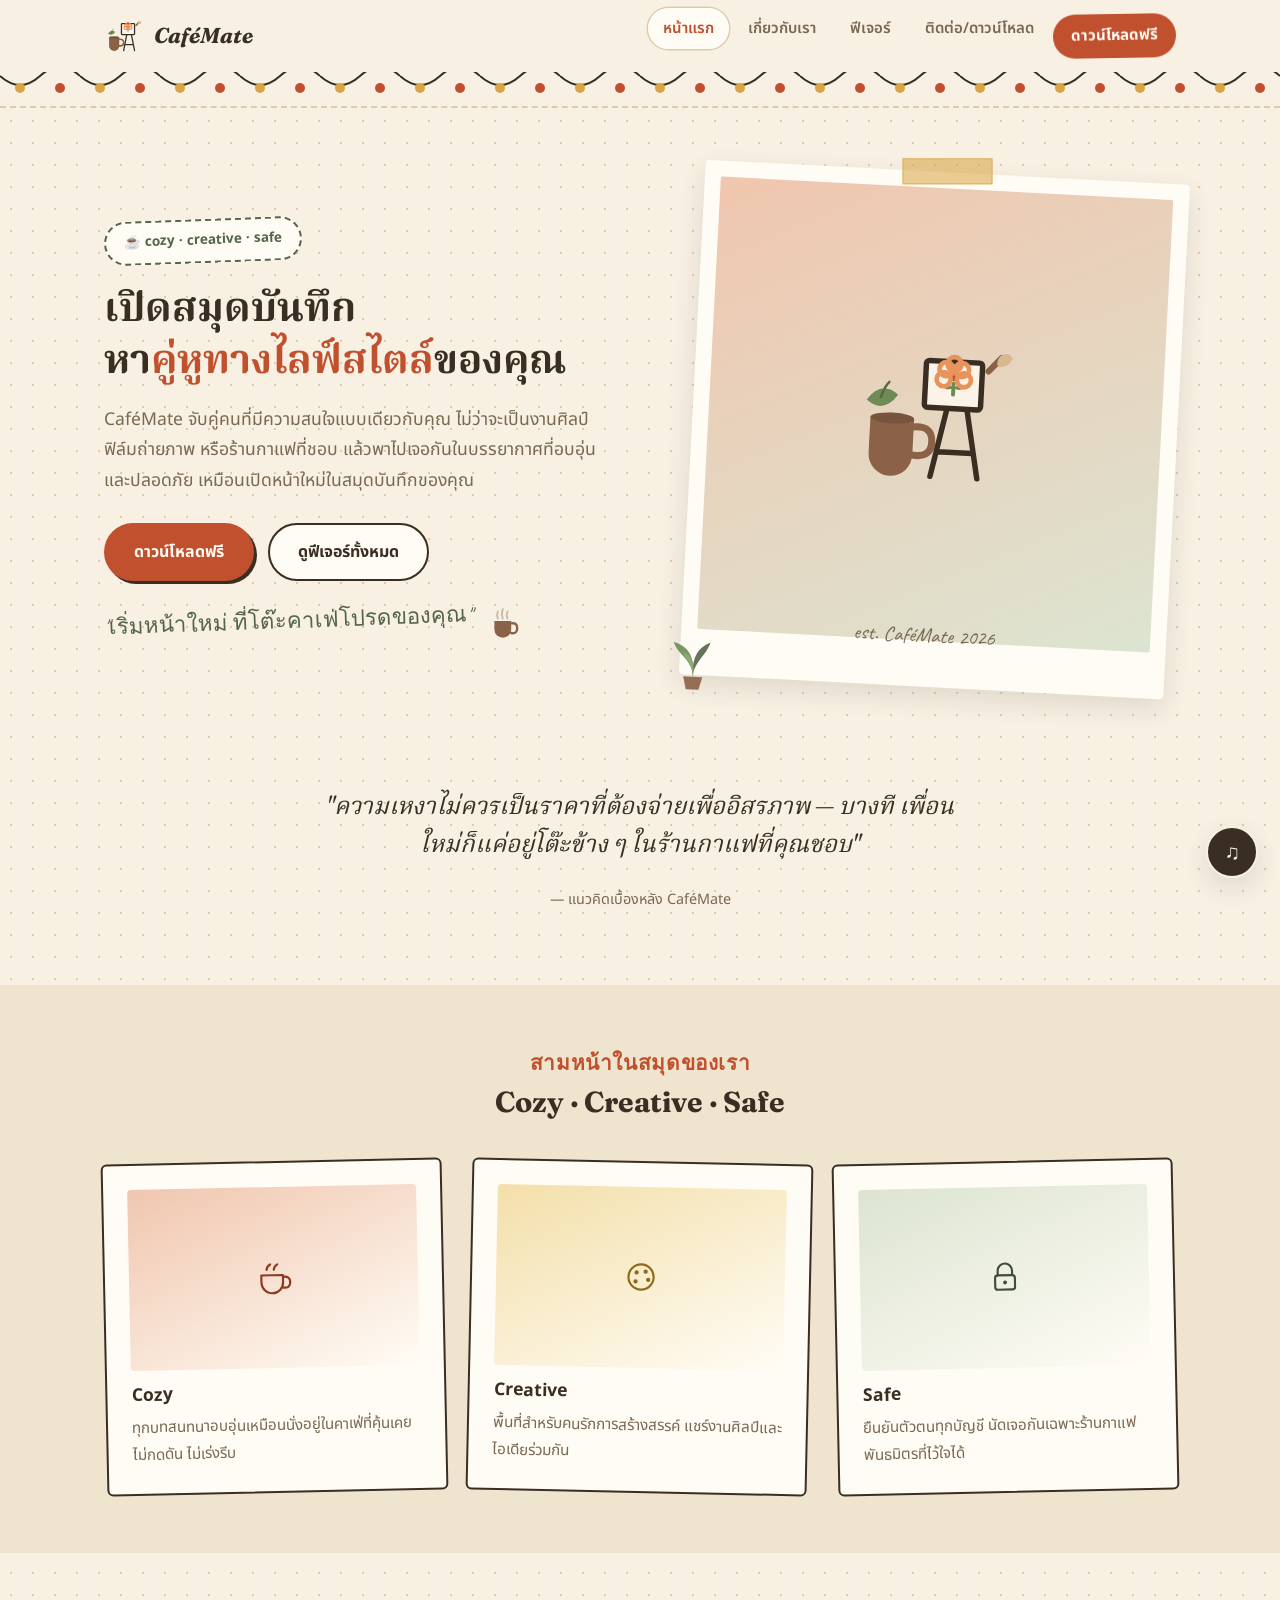
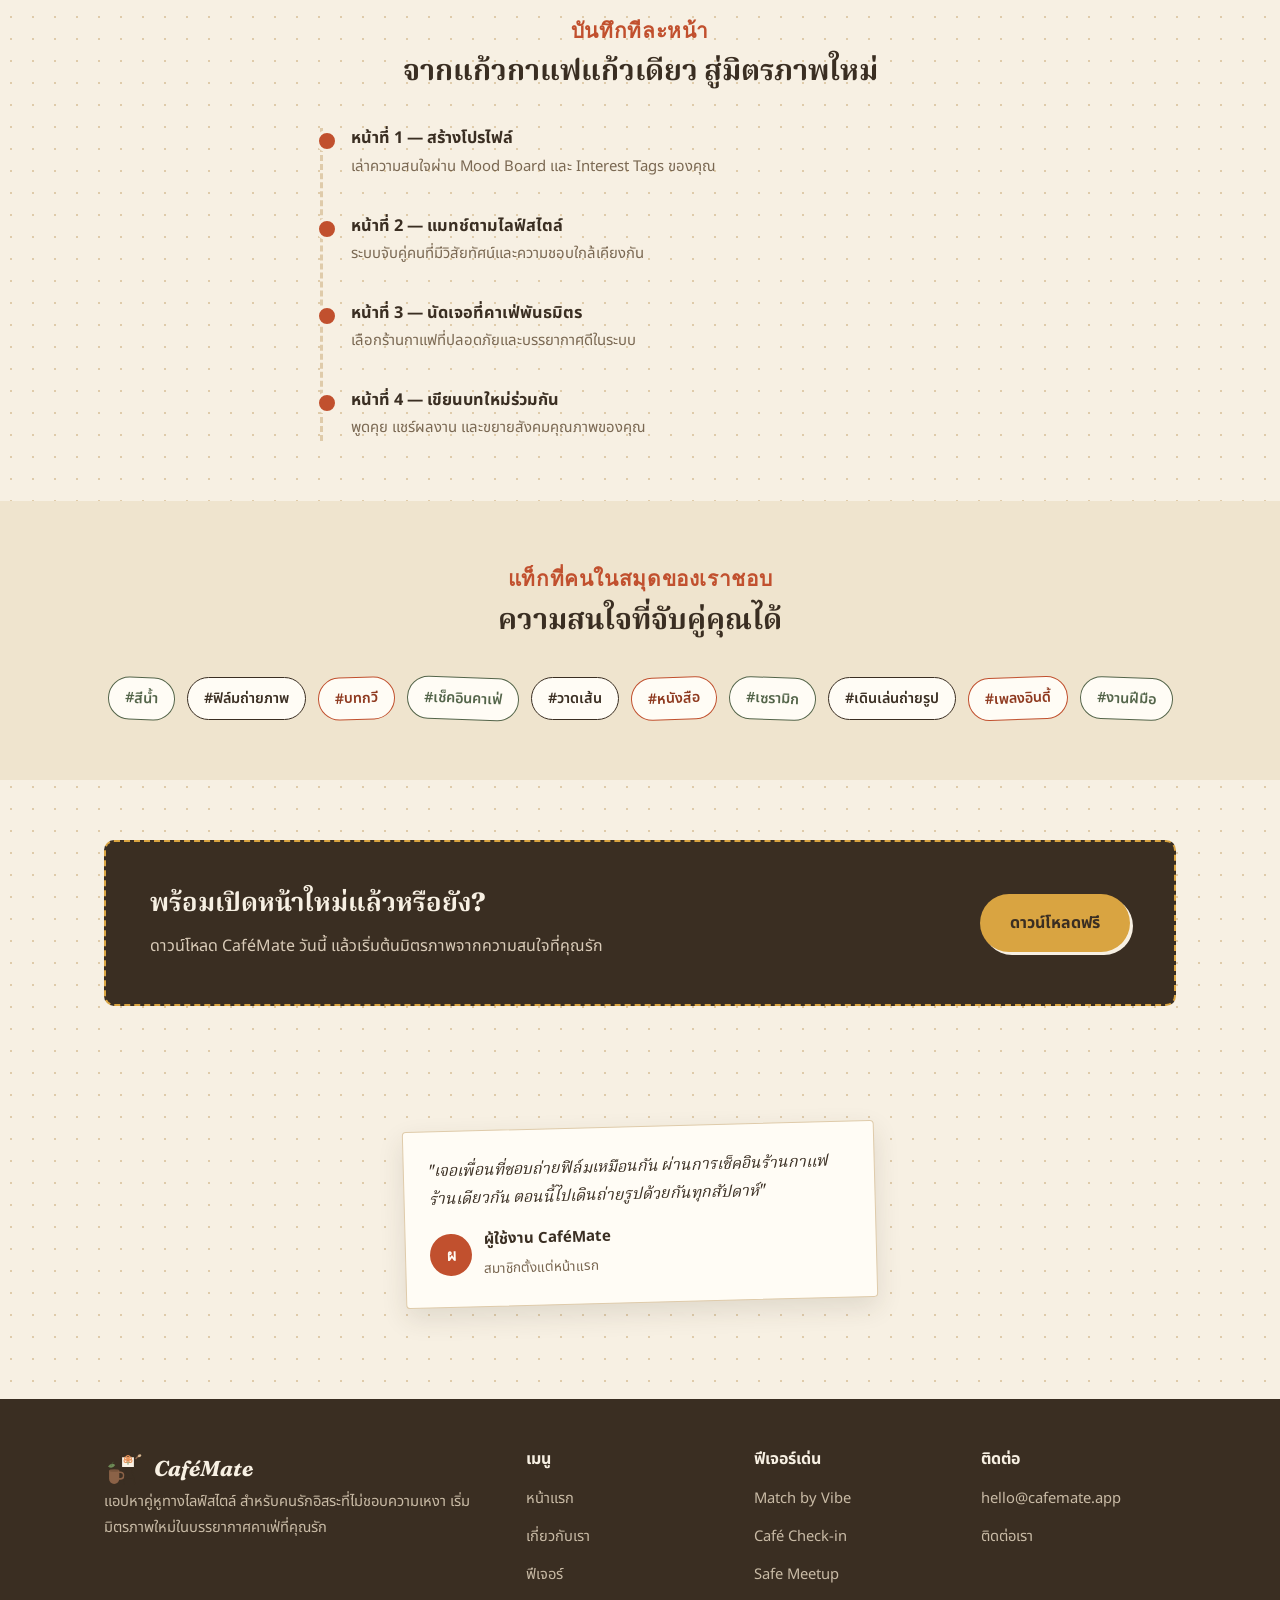
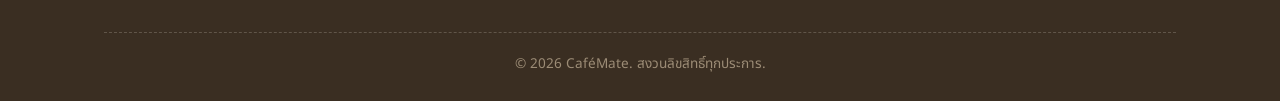
<file: index.html>
<!DOCTYPE html>
<html lang="th">
<head>
<meta charset="UTF-8">
<meta name="viewport" content="width=device-width, initial-scale=1.0">
<title>CaféMate — สมุดบันทึกหาคู่หูทางไลฟ์สไตล์</title>
<meta name="description" content="CaféMate แอปหาคู่หูทางไลฟ์สไตล์สำหรับคนรักอิสระที่ไม่ชอบความเหงา จับคู่ตามความสนใจ นัดเจอกันอย่างปลอดภัยในร้านกาแฟที่คุณรัก">
<link rel="icon" href="cafemate-favicon.svg">
<link rel="stylesheet" href="cafemate-style.css">
</head>
<body>

<header>
  <div class="navwrap">
    <a href="index.html" class="brand"><svg viewBox="0 0 220 220" xmlns="http://www.w3.org/2000/svg"><path d="M22 96 q18 -26 40 -8 q-18 26 -40 8 Z" fill="#6E8B57"/><path d="M40 92 q4 -14 10 -20" stroke="#4F6B3D" stroke-width="3" fill="none" stroke-linecap="round"/><path d="M28 118 h56 v46 a28 28 0 0 1 -28 28 a28 28 0 0 1 -28 -28 Z" fill="#8B6247"/><ellipse cx="56" cy="118" rx="28" ry="7" fill="#78543C"/><path d="M84 128 q24 -3 24 18 q0 21 -24 18" fill="none" stroke="#8B6247" stroke-width="9" stroke-linecap="round"/><path d="M108 190 L130 78 M168 190 L146 78 M116 158 h44" stroke="#3A2E22" stroke-width="7" fill="none" stroke-linecap="round" stroke-linejoin="round"/><rect x="96" y="42" width="72" height="60" rx="4" fill="#FBF3E7" stroke="#3A2E22" stroke-width="7"/><path d="M132 84 v-14" stroke="#6E8B57" stroke-width="5" stroke-linecap="round"/><path d="M132 76 q-10 4 -14 -2 q10 -4 14 2 Z" fill="#6E8B57"/><path d="M132 76 q10 4 14 -2 q-10 -4 -14 2 Z" fill="#6E8B57"/><circle cx="132" cy="60" r="7" fill="#B8543A"/><circle cx="119" cy="65" r="9" fill="none" stroke="#E8935A" stroke-width="6"/><circle cx="145" cy="65" r="9" fill="none" stroke="#E8935A" stroke-width="6"/><circle cx="122" cy="52" r="9" fill="none" stroke="#E8935A" stroke-width="6"/><circle cx="142" cy="52" r="9" fill="none" stroke="#E8935A" stroke-width="6"/><circle cx="132" cy="45" r="9" fill="none" stroke="#E8935A" stroke-width="6"/><path d="M176 52 L192 34" stroke="#8B6247" stroke-width="8" stroke-linecap="round"/><path d="M190 32 q10 -8 16 2 q-4 12 -18 12 q-4 -6 2 -14 Z" fill="#D8B892"/></svg>CaféMate</a>
    <nav>
      <ul>
        <li><a href="index.html" class="active">หน้าแรก</a></li>
        <li><a href="cafemate-about.html">เกี่ยวกับเรา</a></li>
        <li><a href="cafemate-features.html">ฟีเจอร์</a></li>
        <li><a href="cafemate-contact.html">ติดต่อ/ดาวน์โหลด</a></li>
        <li><a href="cafemate-contact.html" class="nav-cta">ดาวน์โหลดฟรี</a></li>
      </ul>
    </nav>
    <button class="menu-toggle" aria-label="เมนู">☰</button>
  </div>
  <div class="string-lights" aria-hidden="true"></div>
</header>

<!-- HERO -->
<section class="hero">
  <div class="container">
    <div>
      <span class="stamp">☕ cozy · creative · safe</span>
      <h1>เปิดสมุดบันทึก<br>หา<span class="accent-word">คู่หูทางไลฟ์สไตล์</span>ของคุณ</h1>
      <p class="lead">CaféMate จับคู่คนที่มีความสนใจแบบเดียวกับคุณ ไม่ว่าจะเป็นงานศิลป์ ฟิล์มถ่ายภาพ หรือร้านกาแฟที่ชอบ แล้วพาไปเจอกันในบรรยากาศที่อบอุ่นและปลอดภัย เหมือนเปิดหน้าใหม่ในสมุดบันทึกของคุณ</p>
      <div class="hero-actions">
        <a href="cafemate-contact.html" class="btn btn-primary">ดาวน์โหลดฟรี</a>
        <a href="cafemate-features.html" class="btn btn-outline">ดูฟีเจอร์ทั้งหมด</a>
      </div>
      <div style="display:flex;align-items:center;gap:14px;margin-top:20px;">
        <p class="hero-note" style="margin:0;">"เริ่มหน้าใหม่ ที่โต๊ะคาเฟ่โปรดของคุณ"</p>
        <svg viewBox="0 0 60 60" style="width:36px;height:36px;flex-shrink:0;">
          <path d="M14 30 h28 v14 a14 14 0 0 1 -14 14 a14 14 0 0 1 -14 -14 Z" fill="#8B6247"/>
          <path d="M42 34 q10 -2 10 8 q0 10 -10 8" fill="none" stroke="#8B6247" stroke-width="4" stroke-linecap="round"/>
          <path class="steam-wisp" d="M20 26 Q17 20 20 14" stroke="#C9BBA6" stroke-width="3" fill="none" stroke-linecap="round"/>
          <path class="steam-wisp d2" d="M28 26 Q25 18 28 10" stroke="#C9BBA6" stroke-width="3" fill="none" stroke-linecap="round"/>
          <path class="steam-wisp d3" d="M36 26 Q33 20 36 14" stroke="#C9BBA6" stroke-width="3" fill="none" stroke-linecap="round"/>
        </svg>
      </div>
    </div>
    <div class="polaroid">
      <div class="tape"></div>
      <div class="frame"><svg class="logo-inline" viewBox="0 0 220 220" xmlns="http://www.w3.org/2000/svg" aria-label="CaféMate"><path d="M22 96 q18 -26 40 -8 q-18 26 -40 8 Z" fill="#6E8B57"/><path d="M40 92 q4 -14 10 -20" stroke="#4F6B3D" stroke-width="3" fill="none" stroke-linecap="round"/><path d="M28 118 h56 v46 a28 28 0 0 1 -28 28 a28 28 0 0 1 -28 -28 Z" fill="#8B6247"/><ellipse cx="56" cy="118" rx="28" ry="7" fill="#78543C"/><path d="M84 128 q24 -3 24 18 q0 21 -24 18" fill="none" stroke="#8B6247" stroke-width="9" stroke-linecap="round"/><path d="M108 190 L130 78 M168 190 L146 78 M116 158 h44" stroke="#3A2E22" stroke-width="7" fill="none" stroke-linecap="round" stroke-linejoin="round"/><rect x="96" y="42" width="72" height="60" rx="4" fill="#FBF3E7" stroke="#3A2E22" stroke-width="7"/><path d="M132 84 v-14" stroke="#6E8B57" stroke-width="5" stroke-linecap="round"/><path d="M132 76 q-10 4 -14 -2 q10 -4 14 2 Z" fill="#6E8B57"/><path d="M132 76 q10 4 14 -2 q-10 -4 -14 2 Z" fill="#6E8B57"/><circle cx="132" cy="60" r="7" fill="#B8543A"/><circle cx="119" cy="65" r="9" fill="none" stroke="#E8935A" stroke-width="6"/><circle cx="145" cy="65" r="9" fill="none" stroke="#E8935A" stroke-width="6"/><circle cx="122" cy="52" r="9" fill="none" stroke="#E8935A" stroke-width="6"/><circle cx="142" cy="52" r="9" fill="none" stroke="#E8935A" stroke-width="6"/><circle cx="132" cy="45" r="9" fill="none" stroke="#E8935A" stroke-width="6"/><path d="M176 52 L192 34" stroke="#8B6247" stroke-width="8" stroke-linecap="round"/><path d="M190 32 q10 -8 16 2 q-4 12 -18 12 q-4 -6 2 -14 Z" fill="#D8B892"/></svg></div>
      <p class="cap">est. CaféMate 2026</p>
      <svg class="plant-deco" viewBox="0 0 80 80">
        <path d="M28 60 h24 l-4 16 h-16 Z" fill="#8B6247"/>
        <path d="M40 60 C 40 40 20 34 14 18 C 34 22 42 38 40 60 Z" fill="#6E8B57"/>
        <path d="M40 60 C 40 42 56 32 60 16 C 42 24 38 40 40 60 Z" fill="#54654A"/>
        <path d="M40 60 C 40 46 30 40 26 30 C 38 32 42 44 40 60 Z" fill="#7DA066"/>
      </svg>
    </div>
  </div>
</section>

<!-- INTRO QUOTE -->
<section>
  <div class="container pull-quote">
    <p>"ความเหงาไม่ควรเป็นราคาที่ต้องจ่ายเพื่ออิสรภาพ — บางที เพื่อนใหม่ก็แค่อยู่โต๊ะข้าง ๆ ในร้านกาแฟที่คุณชอบ"</p>
    <p class="by">— แนวคิดเบื้องหลัง CaféMate</p>
  </div>
</section>

<!-- VALUES AS POSTCARDS -->
<section class="bg-tint bg-beans">
  <div class="container">
    <div class="section-head">
      <span class="eyebrow">สามหน้าในสมุดของเรา</span>
      <h2>Cozy · Creative · Safe</h2>
    </div>
    <div class="grid grid-3">
      <div class="postcard">
        <div class="photo-block pb-rust" style="color:#8F3A20;">
          <svg class="icon-line" viewBox="0 0 40 40"><path d="M6 18 h24 v8 a12 12 0 0 1 -12 12 a12 12 0 0 1 -12 -12 Z"/><path d="M30 20 q8 -1 8 6 q0 7 -8 6"/><path d="M12 12 q0 -4 4 -6 M20 12 q0 -4 4 -6"/></svg>
        </div>
        <h3>Cozy</h3>
        <p>ทุกบทสนทนาอบอุ่นเหมือนนั่งอยู่ในคาเฟ่ที่คุ้นเคย ไม่กดดัน ไม่เร่งรีบ</p>
      </div>
      <div class="postcard">
        <div class="photo-block pb-mustard" style="color:#8F6A1A;">
          <svg class="icon-line" viewBox="0 0 40 40"><circle cx="20" cy="20" r="14"/><circle cx="15" cy="15" r="2.4" fill="currentColor" stroke="none"/><circle cx="25" cy="14" r="2.4" fill="currentColor" stroke="none"/><circle cx="28" cy="23" r="2.4" fill="currentColor" stroke="none"/><circle cx="14" cy="25" r="2.4" fill="currentColor" stroke="none"/></svg>
        </div>
        <h3>Creative</h3>
        <p>พื้นที่สำหรับคนรักการสร้างสรรค์ แชร์งานศิลป์และไอเดียร่วมกัน</p>
      </div>
      <div class="postcard">
        <div class="photo-block pb-forest" style="color:#3F4E38;">
          <svg class="icon-line" viewBox="0 0 40 40"><path d="M12 18 V13 a8 8 0 0 1 16 0 v5"/><rect x="9" y="18" width="22" height="16" rx="3"/><circle cx="20" cy="26" r="2.2" fill="currentColor" stroke="none"/></svg>
        </div>
        <h3>Safe</h3>
        <p>ยืนยันตัวตนทุกบัญชี นัดเจอกันเฉพาะร้านกาแฟพันธมิตรที่ไว้ใจได้</p>
      </div>
    </div>
  </div>
</section>

<!-- HOW IT WORKS — journal steps -->
<section>
  <div class="container">
    <div class="section-head">
      <span class="eyebrow">บันทึกทีละหน้า</span>
      <h2>จากแก้วกาแฟแก้วเดียว สู่มิตรภาพใหม่</h2>
    </div>
    <div class="journal-steps">
      <div class="journal-step"><h4>หน้าที่ 1 — สร้างโปรไฟล์</h4><p>เล่าความสนใจผ่าน Mood Board และ Interest Tags ของคุณ</p></div>
      <div class="journal-step"><h4>หน้าที่ 2 — แมทช์ตามไลฟ์สไตล์</h4><p>ระบบจับคู่คนที่มีวิสัยทัศน์และความชอบใกล้เคียงกัน</p></div>
      <div class="journal-step"><h4>หน้าที่ 3 — นัดเจอที่คาเฟ่พันธมิตร</h4><p>เลือกร้านกาแฟที่ปลอดภัยและบรรยากาศดีในระบบ</p></div>
      <div class="journal-step"><h4>หน้าที่ 4 — เขียนบทใหม่ร่วมกัน</h4><p>พูดคุย แชร์ผลงาน และขยายสังคมคุณภาพของคุณ</p></div>
    </div>
  </div>
</section>

<!-- INTEREST TAGS -->
<section class="bg-tint bg-beans">
  <div class="container">
    <div class="section-head">
      <span class="eyebrow">แท็กที่คนในสมุดของเราชอบ</span>
      <h2>ความสนใจที่จับคู่คุณได้</h2>
    </div>
    <div class="tag-cloud">
      <span>#สีน้ำ</span><span>#ฟิล์มถ่ายภาพ</span><span>#บทกวี</span><span>#เช็คอินคาเฟ่</span>
      <span>#วาดเส้น</span><span>#หนังสือ</span><span>#เซรามิก</span><span>#เดินเล่นถ่ายรูป</span>
      <span>#เพลงอินดี้</span><span>#งานฝีมือ</span>
    </div>
  </div>
</section>

<!-- PROMO -->
<section>
  <div class="container">
    <div class="promo">
      <div>
        <h2>พร้อมเปิดหน้าใหม่แล้วหรือยัง?</h2>
        <p>ดาวน์โหลด CaféMate วันนี้ แล้วเริ่มต้นมิตรภาพจากความสนใจที่คุณรัก</p>
      </div>
      <a href="cafemate-contact.html" class="btn btn-primary">ดาวน์โหลดฟรี</a>
    </div>
  </div>
</section>

<!-- TESTIMONIAL TEASER -->
<section>
  <div class="container" style="max-width:520px;">
    <div class="testimonial">
      <p>"เจอเพื่อนที่ชอบถ่ายฟิล์มเหมือนกัน ผ่านการเช็คอินร้านกาแฟร้านเดียวกัน ตอนนี้ไปเดินถ่ายรูปด้วยกันทุกสัปดาห์"</p>
      <div class="who"><div class="avatar">ผ</div><div><b>ผู้ใช้งาน CaféMate</b><span>สมาชิกตั้งแต่หน้าแรก</span></div></div>
    </div>
  </div>
</section>

<footer>
  <div class="container">
    <div class="foot-grid">
      <div>
        <a href="index.html" class="brand"><svg viewBox="0 0 220 220" xmlns="http://www.w3.org/2000/svg"><path d="M22 96 q18 -26 40 -8 q-18 26 -40 8 Z" fill="#6E8B57"/><path d="M40 92 q4 -14 10 -20" stroke="#4F6B3D" stroke-width="3" fill="none" stroke-linecap="round"/><path d="M28 118 h56 v46 a28 28 0 0 1 -28 28 a28 28 0 0 1 -28 -28 Z" fill="#8B6247"/><ellipse cx="56" cy="118" rx="28" ry="7" fill="#78543C"/><path d="M84 128 q24 -3 24 18 q0 21 -24 18" fill="none" stroke="#8B6247" stroke-width="9" stroke-linecap="round"/><path d="M108 190 L130 78 M168 190 L146 78 M116 158 h44" stroke="#3A2E22" stroke-width="7" fill="none" stroke-linecap="round" stroke-linejoin="round"/><rect x="96" y="42" width="72" height="60" rx="4" fill="#FBF3E7" stroke="#3A2E22" stroke-width="7"/><path d="M132 84 v-14" stroke="#6E8B57" stroke-width="5" stroke-linecap="round"/><path d="M132 76 q-10 4 -14 -2 q10 -4 14 2 Z" fill="#6E8B57"/><path d="M132 76 q10 4 14 -2 q-10 -4 -14 2 Z" fill="#6E8B57"/><circle cx="132" cy="60" r="7" fill="#B8543A"/><circle cx="119" cy="65" r="9" fill="none" stroke="#E8935A" stroke-width="6"/><circle cx="145" cy="65" r="9" fill="none" stroke="#E8935A" stroke-width="6"/><circle cx="122" cy="52" r="9" fill="none" stroke="#E8935A" stroke-width="6"/><circle cx="142" cy="52" r="9" fill="none" stroke="#E8935A" stroke-width="6"/><circle cx="132" cy="45" r="9" fill="none" stroke="#E8935A" stroke-width="6"/><path d="M176 52 L192 34" stroke="#8B6247" stroke-width="8" stroke-linecap="round"/><path d="M190 32 q10 -8 16 2 q-4 12 -18 12 q-4 -6 2 -14 Z" fill="#D8B892"/></svg>CaféMate</a>
        <p>แอปหาคู่หูทางไลฟ์สไตล์ สำหรับคนรักอิสระที่ไม่ชอบความเหงา เริ่มมิตรภาพใหม่ในบรรยากาศคาเฟ่ที่คุณรัก</p>
      </div>
      <div>
        <h4>เมนู</h4>
        <ul>
          <li><a href="index.html">หน้าแรก</a></li>
          <li><a href="cafemate-about.html">เกี่ยวกับเรา</a></li>
          <li><a href="cafemate-features.html">ฟีเจอร์</a></li>
        </ul>
      </div>
      <div>
        <h4>ฟีเจอร์เด่น</h4>
        <ul>
          <li><a href="cafemate-features.html">Match by Vibe</a></li>
          <li><a href="cafemate-features.html">Café Check-in</a></li>
          <li><a href="cafemate-features.html">Safe Meetup</a></li>
        </ul>
      </div>
      <div>
        <h4>ติดต่อ</h4>
        <ul>
          <li><a href="mailto:hello@cafemate.app">hello@cafemate.app</a></li>
          <li><a href="cafemate-contact.html">ติดต่อเรา</a></li>
        </ul>
      </div>
    </div>
    <div class="bottom">© 2026 CaféMate. สงวนลิขสิทธิ์ทุกประการ.</div>
  </div>
</footer>

<button class="music-toggle" aria-label="เปิดเสียงเพลง">♫</button>
<script src="cafemate-script.js"></script>
</body>
</html>
</file>
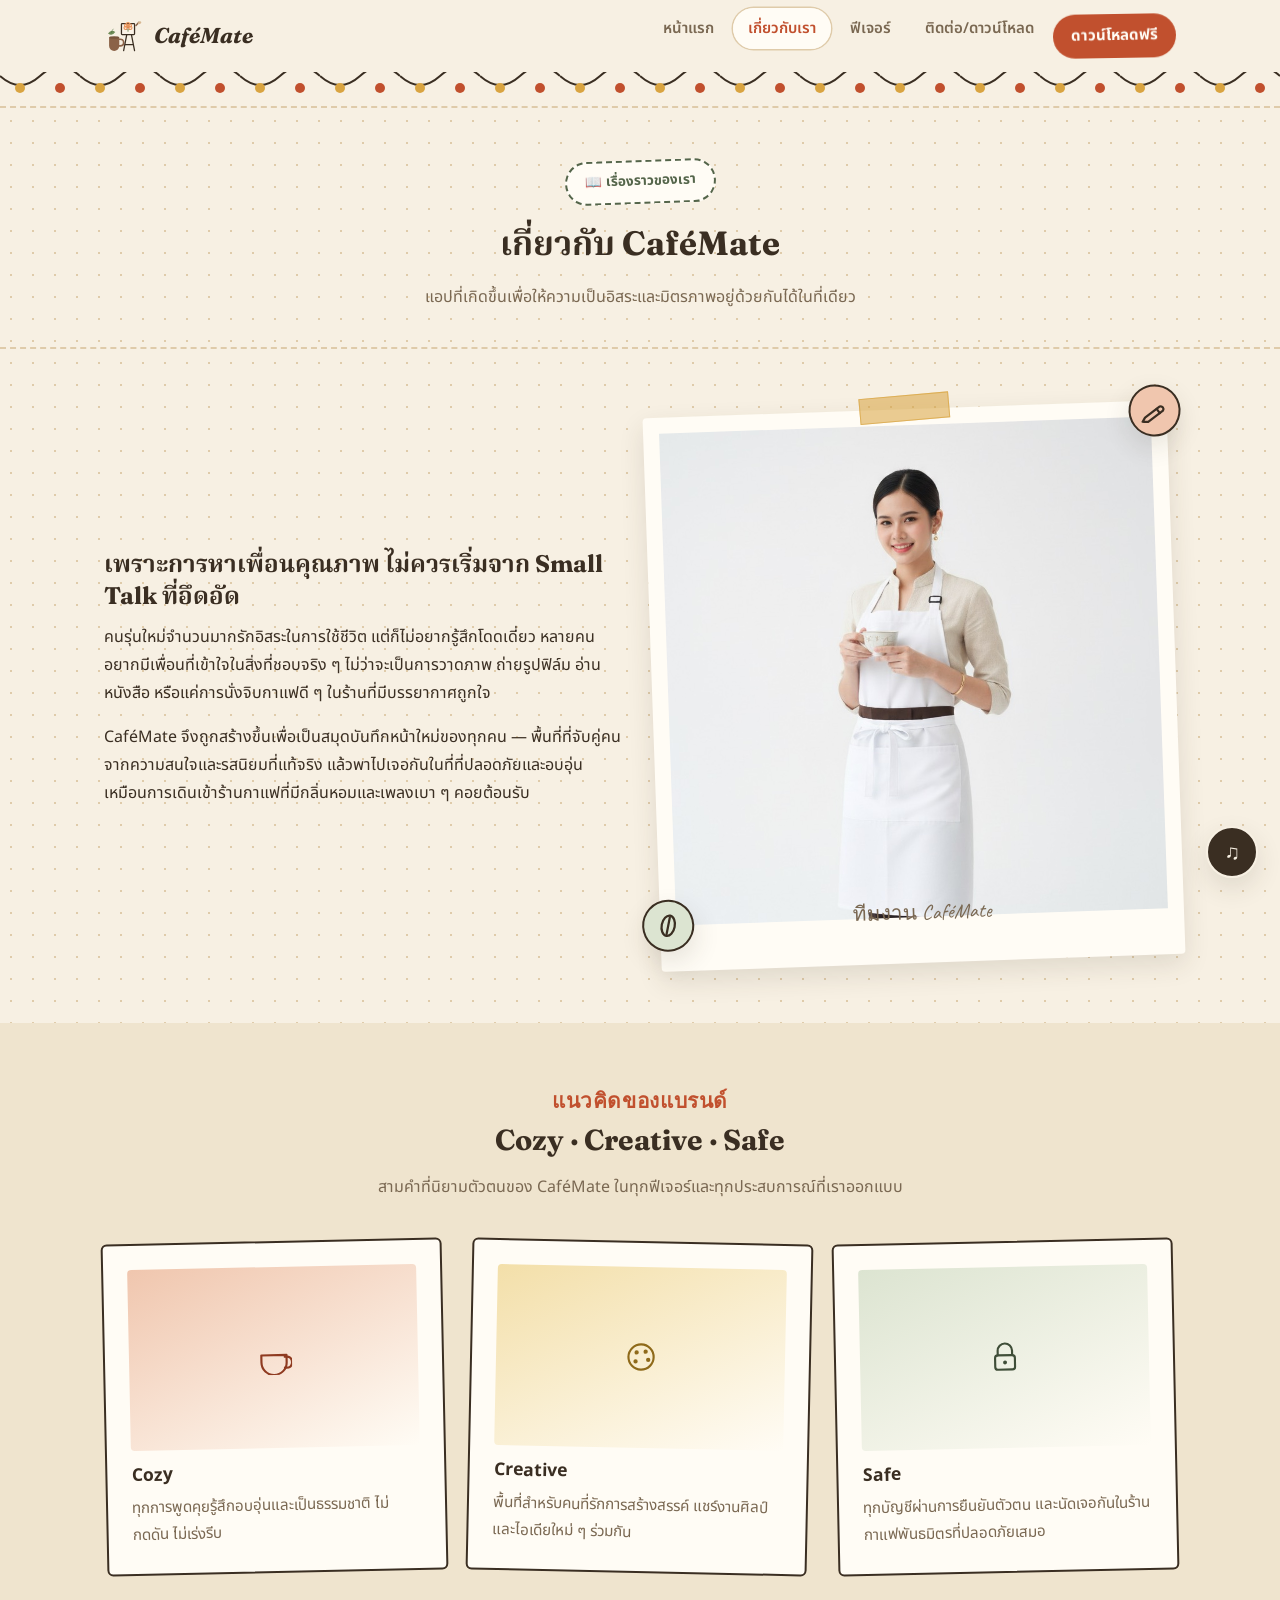
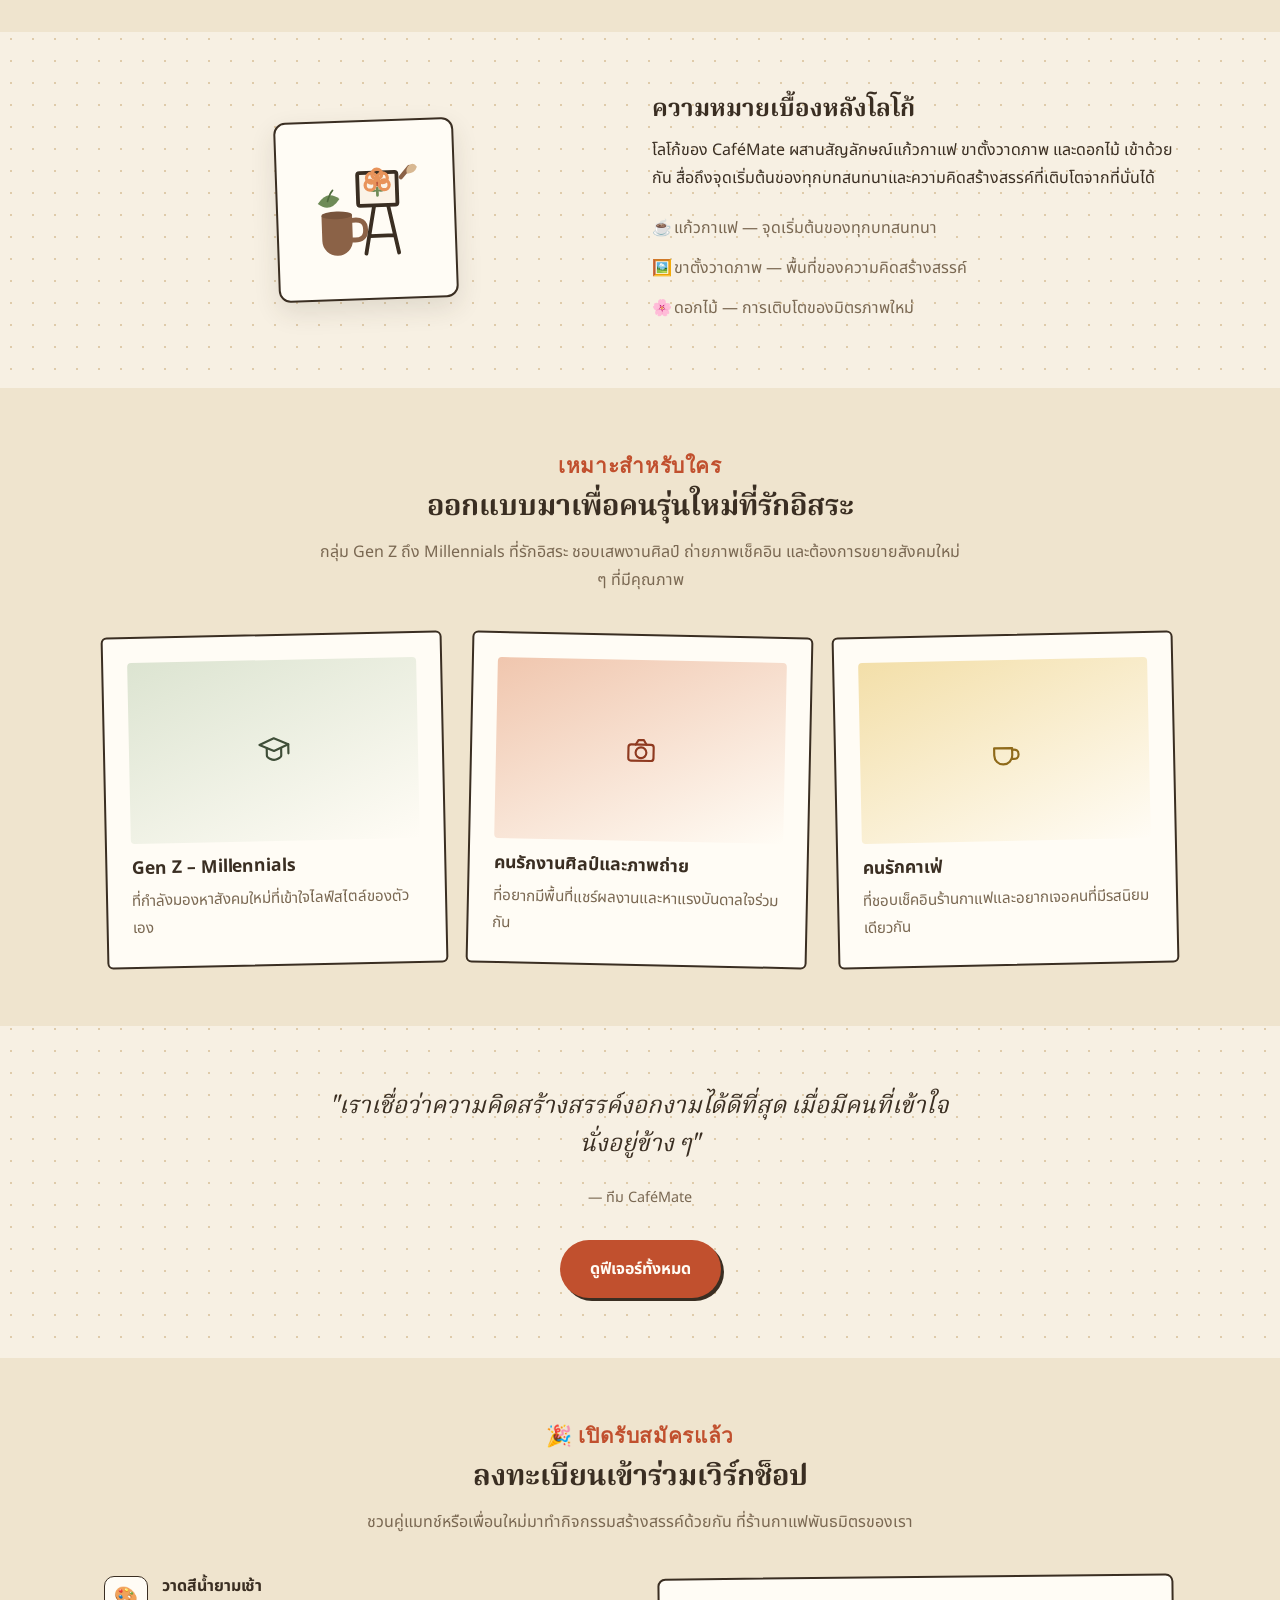
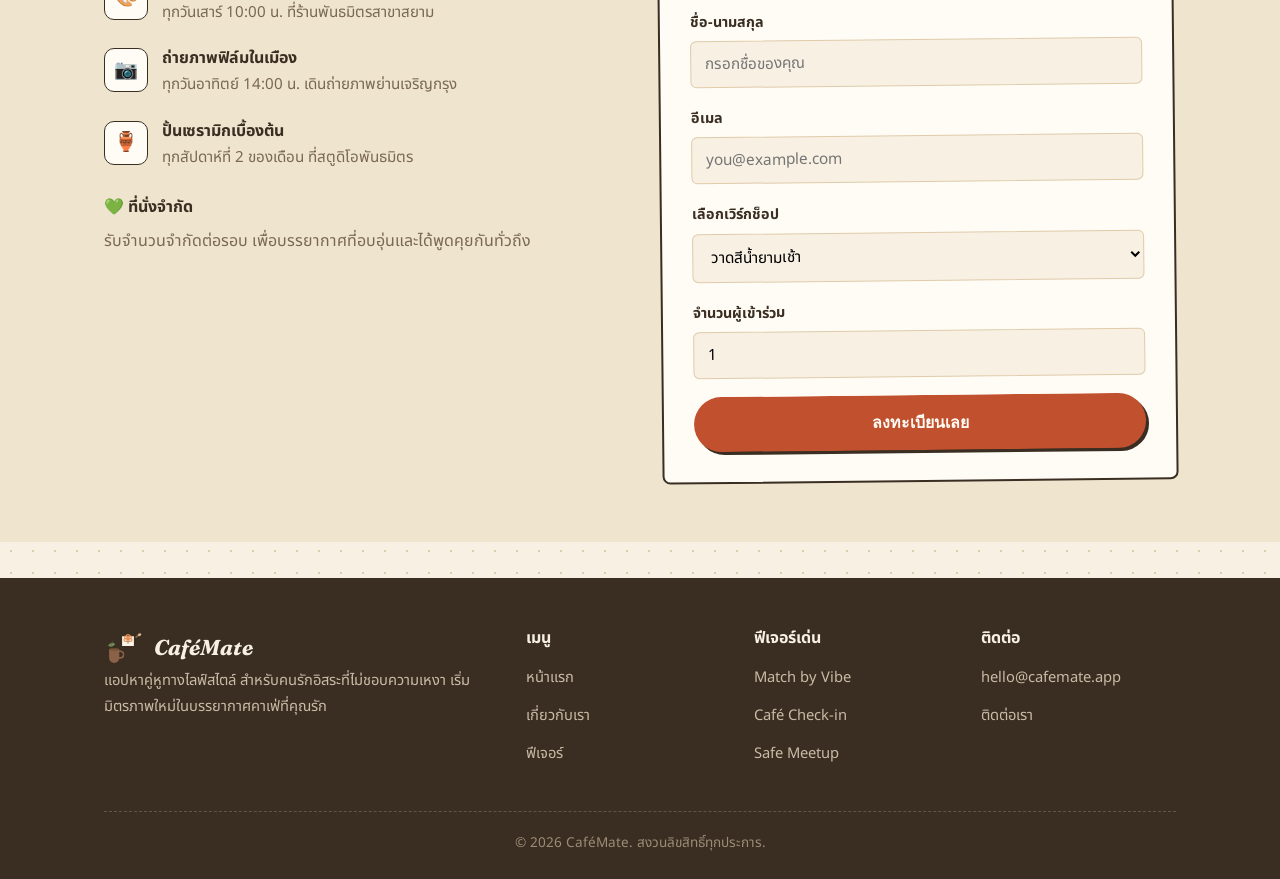
<file: cafemate-about.html>
<!DOCTYPE html>
<html lang="th">
<head>
<meta charset="UTF-8">
<meta name="viewport" content="width=device-width, initial-scale=1.0">
<title>เกี่ยวกับเรา — CaféMate</title>
<link rel="icon" href="cafemate-favicon.svg">
<link rel="stylesheet" href="cafemate-style.css">
</head>
<body>

<header>
  <div class="navwrap">
    <a href="index.html" class="brand"><svg viewBox="0 0 220 220" xmlns="http://www.w3.org/2000/svg"><path d="M22 96 q18 -26 40 -8 q-18 26 -40 8 Z" fill="#6E8B57"/><path d="M40 92 q4 -14 10 -20" stroke="#4F6B3D" stroke-width="3" fill="none" stroke-linecap="round"/><path d="M28 118 h56 v46 a28 28 0 0 1 -28 28 a28 28 0 0 1 -28 -28 Z" fill="#8B6247"/><ellipse cx="56" cy="118" rx="28" ry="7" fill="#78543C"/><path d="M84 128 q24 -3 24 18 q0 21 -24 18" fill="none" stroke="#8B6247" stroke-width="9" stroke-linecap="round"/><path d="M108 190 L130 78 M168 190 L146 78 M116 158 h44" stroke="#3A2E22" stroke-width="7" fill="none" stroke-linecap="round" stroke-linejoin="round"/><rect x="96" y="42" width="72" height="60" rx="4" fill="#FBF3E7" stroke="#3A2E22" stroke-width="7"/><path d="M132 84 v-14" stroke="#6E8B57" stroke-width="5" stroke-linecap="round"/><path d="M132 76 q-10 4 -14 -2 q10 -4 14 2 Z" fill="#6E8B57"/><path d="M132 76 q10 4 14 -2 q-10 -4 -14 2 Z" fill="#6E8B57"/><circle cx="132" cy="60" r="7" fill="#B8543A"/><circle cx="119" cy="65" r="9" fill="none" stroke="#E8935A" stroke-width="6"/><circle cx="145" cy="65" r="9" fill="none" stroke="#E8935A" stroke-width="6"/><circle cx="122" cy="52" r="9" fill="none" stroke="#E8935A" stroke-width="6"/><circle cx="142" cy="52" r="9" fill="none" stroke="#E8935A" stroke-width="6"/><circle cx="132" cy="45" r="9" fill="none" stroke="#E8935A" stroke-width="6"/><path d="M176 52 L192 34" stroke="#8B6247" stroke-width="8" stroke-linecap="round"/><path d="M190 32 q10 -8 16 2 q-4 12 -18 12 q-4 -6 2 -14 Z" fill="#D8B892"/></svg>CaféMate</a>
    <nav>
      <ul>
        <li><a href="index.html">หน้าแรก</a></li>
        <li><a href="cafemate-about.html" class="active">เกี่ยวกับเรา</a></li>
        <li><a href="cafemate-features.html">ฟีเจอร์</a></li>
        <li><a href="cafemate-contact.html">ติดต่อ/ดาวน์โหลด</a></li>
        <li><a href="cafemate-contact.html" class="nav-cta">ดาวน์โหลดฟรี</a></li>
      </ul>
    </nav>
    <button class="menu-toggle" aria-label="เมนู">☰</button>
  </div>
  <div class="string-lights" aria-hidden="true"></div>
</header>

<section class="page-hero">
  <div class="container">
    <span class="stamp">📖 เรื่องราวของเรา</span>
    <h1>เกี่ยวกับ CaféMate</h1>
    <p>แอปที่เกิดขึ้นเพื่อให้ความเป็นอิสระและมิตรภาพอยู่ด้วยกันได้ในที่เดียว</p>
  </div>
</section>

<!-- STORY -->
<section>
  <div class="container">
    <div class="grid grid-2" style="align-items:center;">
      <div>
        <h2>เพราะการหาเพื่อนคุณภาพ ไม่ควรเริ่มจาก Small Talk ที่อึดอัด</h2>
        <p>คนรุ่นใหม่จำนวนมากรักอิสระในการใช้ชีวิต แต่ก็ไม่อยากรู้สึกโดดเดี่ยว หลายคนอยากมีเพื่อนที่เข้าใจในสิ่งที่ชอบจริง ๆ ไม่ว่าจะเป็นการวาดภาพ ถ่ายรูปฟิล์ม อ่านหนังสือ หรือแค่การนั่งจิบกาแฟดี ๆ ในร้านที่มีบรรยากาศถูกใจ</p>
        <p>CaféMate จึงถูกสร้างขึ้นเพื่อเป็นสมุดบันทึกหน้าใหม่ของทุกคน — พื้นที่ที่จับคู่คนจากความสนใจและรสนิยมที่แท้จริง แล้วพาไปเจอกันในที่ที่ปลอดภัยและอบอุ่น เหมือนการเดินเข้าร้านกาแฟที่มีกลิ่นหอมและเพลงเบา ๆ คอยต้อนรับ</p>
      </div>
      <div class="polaroid" style="transform:rotate(-2deg);">
        <div class="tape"></div>
        <div class="frame">
          <img src="cafemate-team.jpg" alt="ทีมงาน CaféMate" style="width:100%;height:100%;object-fit:cover;">
        </div>
        <p class="cap">ทีมงาน CaféMate</p>
        <div class="sticker s1"><svg viewBox="0 0 30 30"><path d="M6 24 L20 10 a3 3 0 0 1 4 4 L10 28 l-6 1 Z"/><path d="M17 13 l4 4"/></svg></div>
        <div class="sticker s2"><svg viewBox="0 0 30 30"><ellipse cx="15" cy="15" rx="7" ry="11" transform="rotate(25 15 15)"/><path d="M15 6 Q15 15 15 24" transform="rotate(25 15 15)"/></svg></div>
      </div>
    </div>
  </div>
</section>

<!-- VIBE CONCEPT -->
<section class="bg-tint bg-beans">
  <div class="container">
    <div class="section-head">
      <span class="eyebrow">แนวคิดของแบรนด์</span>
      <h2>Cozy · Creative · Safe</h2>
      <p>สามคำที่นิยามตัวตนของ CaféMate ในทุกฟีเจอร์และทุกประสบการณ์ที่เราออกแบบ</p>
    </div>
    <div class="grid grid-3">
      <div class="postcard"><div class="photo-block pb-rust" style="color:#8F3A20;"><svg class="icon-line" viewBox="0 0 40 40"><path d="M6 18 h28 v8 a14 14 0 0 1 -14 14 a14 14 0 0 1 -14 -14 Z"/><path d="M32 20 q8 -1 8 6 q0 7 -8 6"/></svg></div><h3>Cozy</h3><p>ทุกการพูดคุยรู้สึกอบอุ่นและเป็นธรรมชาติ ไม่กดดัน ไม่เร่งรีบ</p></div>
      <div class="postcard"><div class="photo-block pb-mustard" style="color:#8F6A1A;"><svg class="icon-line" viewBox="0 0 40 40"><circle cx="20" cy="20" r="14"/><circle cx="15" cy="15" r="2.4" fill="currentColor" stroke="none"/><circle cx="25" cy="14" r="2.4" fill="currentColor" stroke="none"/><circle cx="28" cy="23" r="2.4" fill="currentColor" stroke="none"/><circle cx="14" cy="25" r="2.4" fill="currentColor" stroke="none"/></svg></div><h3>Creative</h3><p>พื้นที่สำหรับคนที่รักการสร้างสรรค์ แชร์งานศิลป์และไอเดียใหม่ ๆ ร่วมกัน</p></div>
      <div class="postcard"><div class="photo-block pb-forest" style="color:#3F4E38;"><svg class="icon-line" viewBox="0 0 40 40"><path d="M12 18 V13 a8 8 0 0 1 16 0 v5"/><rect x="9" y="18" width="22" height="16" rx="3"/><circle cx="20" cy="26" r="2.2" fill="currentColor" stroke="none"/></svg></div><h3>Safe</h3><p>ทุกบัญชีผ่านการยืนยันตัวตน และนัดเจอกันในร้านกาแฟพันธมิตรที่ปลอดภัยเสมอ</p></div>
    </div>
  </div>
</section>

<!-- LOGO MEANING -->
<section>
  <div class="container">
    <div class="grid grid-2" style="align-items:center;">
      <div style="display:flex;justify-content:center;">
        <div style="width:180px;height:180px;background:var(--card);border-radius:12px;display:flex;align-items:center;justify-content:center;box-shadow:var(--shadow);padding:24px;border:2px solid var(--ink);transform:rotate(-2deg);">
          <svg viewBox="0 0 220 220" xmlns="http://www.w3.org/2000/svg" style="width:120px;height:120px;" aria-label="ความหมายโลโก้ CaféMate"><path d="M22 96 q18 -26 40 -8 q-18 26 -40 8 Z" fill="#6E8B57"/><path d="M40 92 q4 -14 10 -20" stroke="#4F6B3D" stroke-width="3" fill="none" stroke-linecap="round"/><path d="M28 118 h56 v46 a28 28 0 0 1 -28 28 a28 28 0 0 1 -28 -28 Z" fill="#8B6247"/><ellipse cx="56" cy="118" rx="28" ry="7" fill="#78543C"/><path d="M84 128 q24 -3 24 18 q0 21 -24 18" fill="none" stroke="#8B6247" stroke-width="9" stroke-linecap="round"/><path d="M108 190 L130 78 M168 190 L146 78 M116 158 h44" stroke="#3A2E22" stroke-width="7" fill="none" stroke-linecap="round" stroke-linejoin="round"/><rect x="96" y="42" width="72" height="60" rx="4" fill="#FBF3E7" stroke="#3A2E22" stroke-width="7"/><path d="M132 84 v-14" stroke="#6E8B57" stroke-width="5" stroke-linecap="round"/><path d="M132 76 q-10 4 -14 -2 q10 -4 14 2 Z" fill="#6E8B57"/><path d="M132 76 q10 4 14 -2 q-10 -4 -14 2 Z" fill="#6E8B57"/><circle cx="132" cy="60" r="7" fill="#B8543A"/><circle cx="119" cy="65" r="9" fill="none" stroke="#E8935A" stroke-width="6"/><circle cx="145" cy="65" r="9" fill="none" stroke="#E8935A" stroke-width="6"/><circle cx="122" cy="52" r="9" fill="none" stroke="#E8935A" stroke-width="6"/><circle cx="142" cy="52" r="9" fill="none" stroke="#E8935A" stroke-width="6"/><circle cx="132" cy="45" r="9" fill="none" stroke="#E8935A" stroke-width="6"/><path d="M176 52 L192 34" stroke="#8B6247" stroke-width="8" stroke-linecap="round"/><path d="M190 32 q10 -8 16 2 q-4 12 -18 12 q-4 -6 2 -14 Z" fill="#D8B892"/></svg>
        </div>
      </div>
      <div>
        <h2>ความหมายเบื้องหลังโลโก้</h2>
        <p>โลโก้ของ CaféMate ผสานสัญลักษณ์แก้วกาแฟ ขาตั้งวาดภาพ และดอกไม้ เข้าด้วยกัน สื่อถึงจุดเริ่มต้นของทุกบทสนทนาและความคิดสร้างสรรค์ที่เติบโตจากที่นั่นได้</p>
        <ul style="margin-top:14px;">
          <li style="color:var(--ink-soft);padding:6px 0 6px 22px;position:relative;">
            <span style="position:absolute;left:0;">☕</span> แก้วกาแฟ — จุดเริ่มต้นของทุกบทสนทนา
          </li>
          <li style="color:var(--ink-soft);padding:6px 0 6px 22px;position:relative;">
            <span style="position:absolute;left:0;">🖼️</span> ขาตั้งวาดภาพ — พื้นที่ของความคิดสร้างสรรค์
          </li>
          <li style="color:var(--ink-soft);padding:6px 0 6px 22px;position:relative;">
            <span style="position:absolute;left:0;">🌸</span> ดอกไม้ — การเติบโตของมิตรภาพใหม่
          </li>
        </ul>
      </div>
    </div>
  </div>
</section>

<!-- TARGET -->
<section class="bg-tint bg-beans">
  <div class="container">
    <div class="section-head">
      <span class="eyebrow">เหมาะสำหรับใคร</span>
      <h2>ออกแบบมาเพื่อคนรุ่นใหม่ที่รักอิสระ</h2>
      <p>กลุ่ม Gen Z ถึง Millennials ที่รักอิสระ ชอบเสพงานศิลป์ ถ่ายภาพเช็คอิน และต้องการขยายสังคมใหม่ ๆ ที่มีคุณภาพ</p>
    </div>
    <div class="grid grid-3">
      <div class="postcard"><div class="photo-block pb-forest" style="color:#3F4E38;"><svg class="icon-line" viewBox="0 0 40 40"><path d="M4 14 L20 7 L36 14 L20 21 Z"/><path d="M12 18 v8 c0 3 6 5 8 5 s8 -2 8 -5 v-8"/><path d="M36 14 v10"/></svg></div><h3>Gen Z – Millennials</h3><p>ที่กำลังมองหาสังคมใหม่ที่เข้าใจไลฟ์สไตล์ของตัวเอง</p></div>
      <div class="postcard"><div class="photo-block pb-rust" style="color:#8F3A20;"><svg class="icon-line" viewBox="0 0 40 40"><rect x="6" y="14" width="28" height="18" rx="3"/><path d="M14 14 l3 -5 h6 l3 5"/><circle cx="20" cy="23" r="6"/></svg></div><h3>คนรักงานศิลป์และภาพถ่าย</h3><p>ที่อยากมีพื้นที่แชร์ผลงานและหาแรงบันดาลใจร่วมกัน</p></div>
      <div class="postcard"><div class="photo-block pb-mustard" style="color:#8F6A1A;"><svg class="icon-line" viewBox="0 0 40 40"><path d="M8 18 h20 v8 a10 10 0 0 1 -10 10 a10 10 0 0 1 -10 -10 Z"/><path d="M28 20 q7 -1 7 5 q0 6 -7 5"/></svg></div><h3>คนรักคาเฟ่</h3><p>ที่ชอบเช็คอินร้านกาแฟและอยากเจอคนที่มีรสนิยมเดียวกัน</p></div>
    </div>
  </div>
</section>

<section>
  <div class="container pull-quote">
    <p>"เราเชื่อว่าความคิดสร้างสรรค์งอกงามได้ดีที่สุด เมื่อมีคนที่เข้าใจนั่งอยู่ข้าง ๆ"</p>
    <p class="by">— ทีม CaféMate</p>
    <a href="cafemate-features.html" class="btn btn-primary" style="margin-top:16px;">ดูฟีเจอร์ทั้งหมด</a>
  </div>
</section>

<!-- WORKSHOP REGISTRATION -->
<section class="bg-tint bg-beans" id="workshop">
  <div class="container">
    <div class="section-head">
      <span class="eyebrow">🎉 เปิดรับสมัครแล้ว</span>
      <h2>ลงทะเบียนเข้าร่วมเวิร์กช็อป</h2>
      <p>ชวนคู่แมทช์หรือเพื่อนใหม่มาทำกิจกรรมสร้างสรรค์ด้วยกัน ที่ร้านกาแฟพันธมิตรของเรา</p>
    </div>
    <div class="contact-grid">
      <div class="contact-info">
        <div class="item">
          <div class="icon">🎨</div>
          <div><h4>วาดสีน้ำยามเช้า</h4><p>ทุกวันเสาร์ 10:00 น. ที่ร้านพันธมิตรสาขาสยาม</p></div>
        </div>
        <div class="item">
          <div class="icon">📷</div>
          <div><h4>ถ่ายภาพฟิล์มในเมือง</h4><p>ทุกวันอาทิตย์ 14:00 น. เดินถ่ายภาพย่านเจริญกรุง</p></div>
        </div>
        <div class="item">
          <div class="icon">🏺</div>
          <div><h4>ปั้นเซรามิกเบื้องต้น</h4><p>ทุกสัปดาห์ที่ 2 ของเดือน ที่สตูดิโอพันธมิตร</p></div>
        </div>
        <div class="value-box" style="margin-top:20px;">
          <b>💚 ที่นั่งจำกัด</b>
          <p style="margin:6px 0 0;color:var(--ink-soft);">รับจำนวนจำกัดต่อรอบ เพื่อบรรยากาศที่อบอุ่นและได้พูดคุยกันทั่วถึง</p>
        </div>
      </div>
      <form class="contact-form">
        <label for="wname">ชื่อ-นามสกุล</label>
        <input type="text" id="wname" placeholder="กรอกชื่อของคุณ" required>
        <label for="wemail">อีเมล</label>
        <input type="email" id="wemail" placeholder="you@example.com" required>
        <label for="wworkshop">เลือกเวิร์กช็อป</label>
        <select id="wworkshop">
          <option>วาดสีน้ำยามเช้า</option>
          <option>ถ่ายภาพฟิล์มในเมือง</option>
          <option>ปั้นเซรามิกเบื้องต้น</option>
        </select>
        <label for="wcount">จำนวนผู้เข้าร่วม</label>
        <input type="number" id="wcount" min="1" value="1">
        <button type="submit" class="btn btn-primary" style="width:100%;">ลงทะเบียนเลย</button>
      </form>
    </div>
  </div>
</section>

<footer>
  <div class="container">
    <div class="foot-grid">
      <div>
        <a href="index.html" class="brand"><svg viewBox="0 0 220 220" xmlns="http://www.w3.org/2000/svg"><path d="M22 96 q18 -26 40 -8 q-18 26 -40 8 Z" fill="#6E8B57"/><path d="M40 92 q4 -14 10 -20" stroke="#4F6B3D" stroke-width="3" fill="none" stroke-linecap="round"/><path d="M28 118 h56 v46 a28 28 0 0 1 -28 28 a28 28 0 0 1 -28 -28 Z" fill="#8B6247"/><ellipse cx="56" cy="118" rx="28" ry="7" fill="#78543C"/><path d="M84 128 q24 -3 24 18 q0 21 -24 18" fill="none" stroke="#8B6247" stroke-width="9" stroke-linecap="round"/><path d="M108 190 L130 78 M168 190 L146 78 M116 158 h44" stroke="#3A2E22" stroke-width="7" fill="none" stroke-linecap="round" stroke-linejoin="round"/><rect x="96" y="42" width="72" height="60" rx="4" fill="#FBF3E7" stroke="#3A2E22" stroke-width="7"/><path d="M132 84 v-14" stroke="#6E8B57" stroke-width="5" stroke-linecap="round"/><path d="M132 76 q-10 4 -14 -2 q10 -4 14 2 Z" fill="#6E8B57"/><path d="M132 76 q10 4 14 -2 q-10 -4 -14 2 Z" fill="#6E8B57"/><circle cx="132" cy="60" r="7" fill="#B8543A"/><circle cx="119" cy="65" r="9" fill="none" stroke="#E8935A" stroke-width="6"/><circle cx="145" cy="65" r="9" fill="none" stroke="#E8935A" stroke-width="6"/><circle cx="122" cy="52" r="9" fill="none" stroke="#E8935A" stroke-width="6"/><circle cx="142" cy="52" r="9" fill="none" stroke="#E8935A" stroke-width="6"/><circle cx="132" cy="45" r="9" fill="none" stroke="#E8935A" stroke-width="6"/><path d="M176 52 L192 34" stroke="#8B6247" stroke-width="8" stroke-linecap="round"/><path d="M190 32 q10 -8 16 2 q-4 12 -18 12 q-4 -6 2 -14 Z" fill="#D8B892"/></svg>CaféMate</a>
        <p>แอปหาคู่หูทางไลฟ์สไตล์ สำหรับคนรักอิสระที่ไม่ชอบความเหงา เริ่มมิตรภาพใหม่ในบรรยากาศคาเฟ่ที่คุณรัก</p>
      </div>
      <div>
        <h4>เมนู</h4>
        <ul>
          <li><a href="index.html">หน้าแรก</a></li>
          <li><a href="cafemate-about.html">เกี่ยวกับเรา</a></li>
          <li><a href="cafemate-features.html">ฟีเจอร์</a></li>
        </ul>
      </div>
      <div>
        <h4>ฟีเจอร์เด่น</h4>
        <ul>
          <li><a href="cafemate-features.html">Match by Vibe</a></li>
          <li><a href="cafemate-features.html">Café Check-in</a></li>
          <li><a href="cafemate-features.html">Safe Meetup</a></li>
        </ul>
      </div>
      <div>
        <h4>ติดต่อ</h4>
        <ul>
          <li><a href="mailto:hello@cafemate.app">hello@cafemate.app</a></li>
          <li><a href="cafemate-contact.html">ติดต่อเรา</a></li>
        </ul>
      </div>
    </div>
    <div class="bottom">© 2026 CaféMate. สงวนลิขสิทธิ์ทุกประการ.</div>
  </div>
</footer>

<button class="music-toggle" aria-label="เปิดเสียงเพลง">♫</button>
<script src="cafemate-script.js"></script>
</body>
</html>
</file>
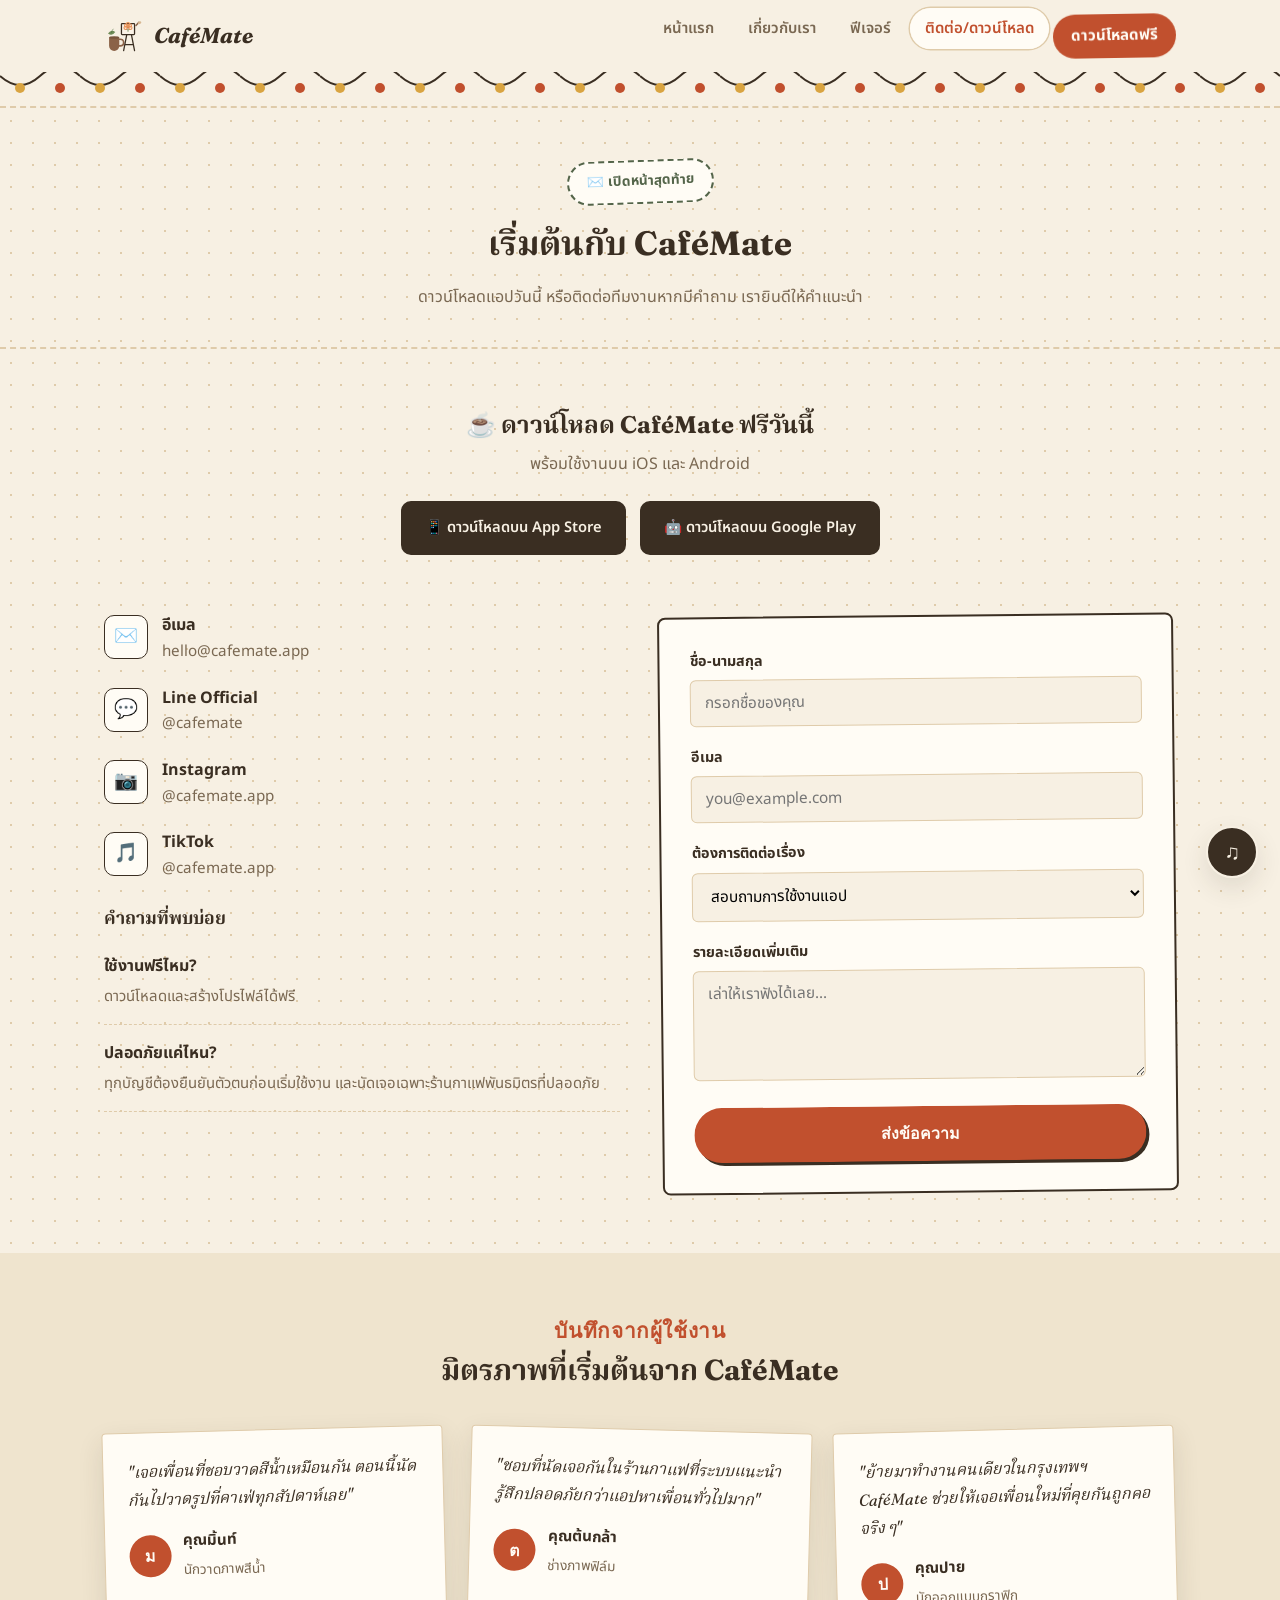
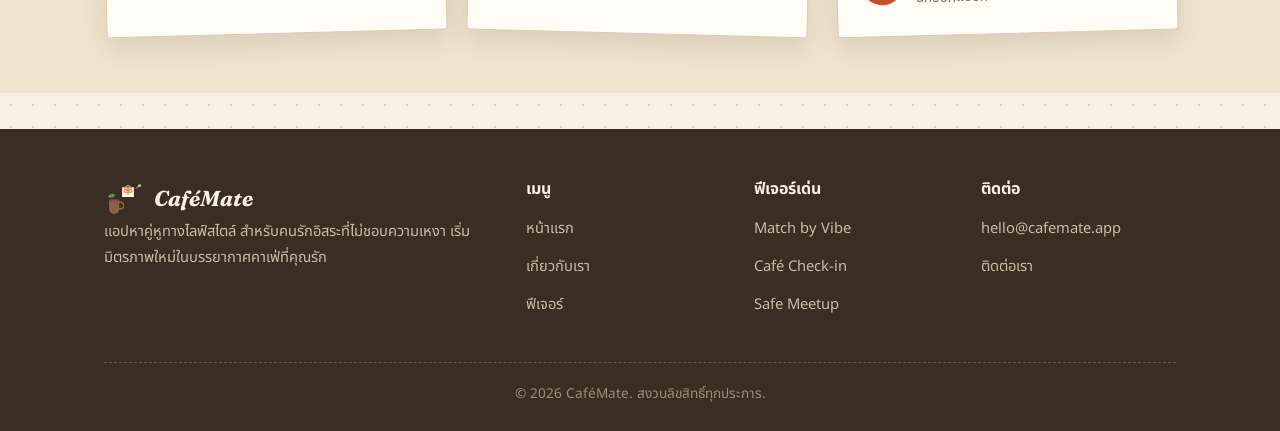
<file: cafemate-contact.html>
<!DOCTYPE html>
<html lang="th">
<head>
<meta charset="UTF-8">
<meta name="viewport" content="width=device-width, initial-scale=1.0">
<title>ติดต่อ/ดาวน์โหลด — CaféMate</title>
<link rel="icon" href="cafemate-favicon.svg">
<link rel="stylesheet" href="cafemate-style.css">
</head>
<body>

<header>
  <div class="navwrap">
    <a href="index.html" class="brand"><svg viewBox="0 0 220 220" xmlns="http://www.w3.org/2000/svg"><path d="M22 96 q18 -26 40 -8 q-18 26 -40 8 Z" fill="#6E8B57"/><path d="M40 92 q4 -14 10 -20" stroke="#4F6B3D" stroke-width="3" fill="none" stroke-linecap="round"/><path d="M28 118 h56 v46 a28 28 0 0 1 -28 28 a28 28 0 0 1 -28 -28 Z" fill="#8B6247"/><ellipse cx="56" cy="118" rx="28" ry="7" fill="#78543C"/><path d="M84 128 q24 -3 24 18 q0 21 -24 18" fill="none" stroke="#8B6247" stroke-width="9" stroke-linecap="round"/><path d="M108 190 L130 78 M168 190 L146 78 M116 158 h44" stroke="#3A2E22" stroke-width="7" fill="none" stroke-linecap="round" stroke-linejoin="round"/><rect x="96" y="42" width="72" height="60" rx="4" fill="#FBF3E7" stroke="#3A2E22" stroke-width="7"/><path d="M132 84 v-14" stroke="#6E8B57" stroke-width="5" stroke-linecap="round"/><path d="M132 76 q-10 4 -14 -2 q10 -4 14 2 Z" fill="#6E8B57"/><path d="M132 76 q10 4 14 -2 q-10 -4 -14 2 Z" fill="#6E8B57"/><circle cx="132" cy="60" r="7" fill="#B8543A"/><circle cx="119" cy="65" r="9" fill="none" stroke="#E8935A" stroke-width="6"/><circle cx="145" cy="65" r="9" fill="none" stroke="#E8935A" stroke-width="6"/><circle cx="122" cy="52" r="9" fill="none" stroke="#E8935A" stroke-width="6"/><circle cx="142" cy="52" r="9" fill="none" stroke="#E8935A" stroke-width="6"/><circle cx="132" cy="45" r="9" fill="none" stroke="#E8935A" stroke-width="6"/><path d="M176 52 L192 34" stroke="#8B6247" stroke-width="8" stroke-linecap="round"/><path d="M190 32 q10 -8 16 2 q-4 12 -18 12 q-4 -6 2 -14 Z" fill="#D8B892"/></svg>CaféMate</a>
    <nav>
      <ul>
        <li><a href="index.html">หน้าแรก</a></li>
        <li><a href="cafemate-about.html">เกี่ยวกับเรา</a></li>
        <li><a href="cafemate-features.html">ฟีเจอร์</a></li>
        <li><a href="cafemate-contact.html" class="active">ติดต่อ/ดาวน์โหลด</a></li>
        <li><a href="cafemate-contact.html" class="nav-cta">ดาวน์โหลดฟรี</a></li>
      </ul>
    </nav>
    <button class="menu-toggle" aria-label="เมนู">☰</button>
  </div>
  <div class="string-lights" aria-hidden="true"></div>
</header>

<section class="page-hero">
  <div class="container">
    <span class="stamp">✉️ เปิดหน้าสุดท้าย</span>
    <h1>เริ่มต้นกับ CaféMate</h1>
    <p>ดาวน์โหลดแอปวันนี้ หรือติดต่อทีมงานหากมีคำถาม เรายินดีให้คำแนะนำ</p>
  </div>
</section>

<!-- DOWNLOAD -->
<section>
  <div class="container pull-quote">
    <h2 style="font-size:1.5rem;">☕ ดาวน์โหลด CaféMate ฟรีวันนี้</h2>
    <p style="font-style:normal;font-family:'Noto Sans Thai',sans-serif;color:var(--ink-soft);font-size:1rem;">พร้อมใช้งานบน iOS และ Android</p>
    <div class="store-row" style="justify-content:center;">
      <a href="#" class="store-btn"><span>📱 ดาวน์โหลดบน App Store</span></a>
      <a href="#" class="store-btn"><span>🤖 ดาวน์โหลดบน Google Play</span></a>
    </div>
  </div>
</section>

<section style="padding-top:0;">
  <div class="container">
    <div class="contact-grid">

      <div class="contact-info">
        <div class="item">
          <div class="icon">✉️</div>
          <div><h4>อีเมล</h4><p><a href="mailto:hello@cafemate.app">hello@cafemate.app</a></p></div>
        </div>
        <div class="item">
          <div class="icon">💬</div>
          <div><h4>Line Official</h4><p>@cafemate</p></div>
        </div>
        <div class="item">
          <div class="icon">📷</div>
          <div><h4>Instagram</h4><p>@cafemate.app</p></div>
        </div>
        <div class="item">
          <div class="icon">🎵</div>
          <div><h4>TikTok</h4><p>@cafemate.app</p></div>
        </div>

        <div style="margin-top:24px;">
          <h3 style="font-size:1.1rem;">คำถามที่พบบ่อย</h3>
          <div class="faq-item"><b>ใช้งานฟรีไหม?</b><p>ดาวน์โหลดและสร้างโปรไฟล์ได้ฟรี</p></div>
          <div class="faq-item"><b>ปลอดภัยแค่ไหน?</b><p>ทุกบัญชีต้องยืนยันตัวตนก่อนเริ่มใช้งาน และนัดเจอเฉพาะร้านกาแฟพันธมิตรที่ปลอดภัย</p></div>
        </div>
      </div>

      <form class="contact-form">
        <label for="name">ชื่อ-นามสกุล</label>
        <input type="text" id="name" placeholder="กรอกชื่อของคุณ" required>

        <label for="email">อีเมล</label>
        <input type="email" id="email" placeholder="you@example.com" required>

        <label for="topic">ต้องการติดต่อเรื่อง</label>
        <select id="topic">
          <option>สอบถามการใช้งานแอป</option>
          <option>เสนอร้านกาแฟเป็นพันธมิตร</option>
          <option>ร่วมงาน / ธุรกิจ</option>
          <option>รายงานปัญหาความปลอดภัย</option>
          <option>อื่น ๆ</option>
        </select>

        <label for="message">รายละเอียดเพิ่มเติม</label>
        <textarea id="message" placeholder="เล่าให้เราฟังได้เลย..."></textarea>

        <button type="submit" class="btn btn-primary" style="width:100%;">ส่งข้อความ</button>
      </form>

    </div>
  </div>
</section>

<!-- TESTIMONIALS -->
<section class="bg-tint bg-beans">
  <div class="container">
    <div class="section-head">
      <span class="eyebrow">บันทึกจากผู้ใช้งาน</span>
      <h2>มิตรภาพที่เริ่มต้นจาก CaféMate</h2>
    </div>
    <div class="grid grid-3">
      <div class="testimonial">
        <p>"เจอเพื่อนที่ชอบวาดสีน้ำเหมือนกัน ตอนนี้นัดกันไปวาดรูปที่คาเฟ่ทุกสัปดาห์เลย"</p>
        <div class="who"><div class="avatar">ม</div><div><b>คุณมิ้นท์</b><span>นักวาดภาพสีน้ำ</span></div></div>
      </div>
      <div class="testimonial">
        <p>"ชอบที่นัดเจอกันในร้านกาแฟที่ระบบแนะนำ รู้สึกปลอดภัยกว่าแอปหาเพื่อนทั่วไปมาก"</p>
        <div class="who"><div class="avatar">ต</div><div><b>คุณต้นกล้า</b><span>ช่างภาพฟิล์ม</span></div></div>
      </div>
      <div class="testimonial">
        <p>"ย้ายมาทำงานคนเดียวในกรุงเทพฯ CaféMate ช่วยให้เจอเพื่อนใหม่ที่คุยกันถูกคอจริง ๆ"</p>
        <div class="who"><div class="avatar">ป</div><div><b>คุณปาย</b><span>นักออกแบบกราฟิก</span></div></div>
      </div>
    </div>
  </div>
</section>

<footer>
  <div class="container">
    <div class="foot-grid">
      <div>
        <a href="index.html" class="brand"><svg viewBox="0 0 220 220" xmlns="http://www.w3.org/2000/svg"><path d="M22 96 q18 -26 40 -8 q-18 26 -40 8 Z" fill="#6E8B57"/><path d="M40 92 q4 -14 10 -20" stroke="#4F6B3D" stroke-width="3" fill="none" stroke-linecap="round"/><path d="M28 118 h56 v46 a28 28 0 0 1 -28 28 a28 28 0 0 1 -28 -28 Z" fill="#8B6247"/><ellipse cx="56" cy="118" rx="28" ry="7" fill="#78543C"/><path d="M84 128 q24 -3 24 18 q0 21 -24 18" fill="none" stroke="#8B6247" stroke-width="9" stroke-linecap="round"/><path d="M108 190 L130 78 M168 190 L146 78 M116 158 h44" stroke="#3A2E22" stroke-width="7" fill="none" stroke-linecap="round" stroke-linejoin="round"/><rect x="96" y="42" width="72" height="60" rx="4" fill="#FBF3E7" stroke="#3A2E22" stroke-width="7"/><path d="M132 84 v-14" stroke="#6E8B57" stroke-width="5" stroke-linecap="round"/><path d="M132 76 q-10 4 -14 -2 q10 -4 14 2 Z" fill="#6E8B57"/><path d="M132 76 q10 4 14 -2 q-10 -4 -14 2 Z" fill="#6E8B57"/><circle cx="132" cy="60" r="7" fill="#B8543A"/><circle cx="119" cy="65" r="9" fill="none" stroke="#E8935A" stroke-width="6"/><circle cx="145" cy="65" r="9" fill="none" stroke="#E8935A" stroke-width="6"/><circle cx="122" cy="52" r="9" fill="none" stroke="#E8935A" stroke-width="6"/><circle cx="142" cy="52" r="9" fill="none" stroke="#E8935A" stroke-width="6"/><circle cx="132" cy="45" r="9" fill="none" stroke="#E8935A" stroke-width="6"/><path d="M176 52 L192 34" stroke="#8B6247" stroke-width="8" stroke-linecap="round"/><path d="M190 32 q10 -8 16 2 q-4 12 -18 12 q-4 -6 2 -14 Z" fill="#D8B892"/></svg>CaféMate</a>
        <p>แอปหาคู่หูทางไลฟ์สไตล์ สำหรับคนรักอิสระที่ไม่ชอบความเหงา เริ่มมิตรภาพใหม่ในบรรยากาศคาเฟ่ที่คุณรัก</p>
      </div>
      <div>
        <h4>เมนู</h4>
        <ul>
          <li><a href="index.html">หน้าแรก</a></li>
          <li><a href="cafemate-about.html">เกี่ยวกับเรา</a></li>
          <li><a href="cafemate-features.html">ฟีเจอร์</a></li>
        </ul>
      </div>
      <div>
        <h4>ฟีเจอร์เด่น</h4>
        <ul>
          <li><a href="cafemate-features.html">Match by Vibe</a></li>
          <li><a href="cafemate-features.html">Café Check-in</a></li>
          <li><a href="cafemate-features.html">Safe Meetup</a></li>
        </ul>
      </div>
      <div>
        <h4>ติดต่อ</h4>
        <ul>
          <li><a href="mailto:hello@cafemate.app">hello@cafemate.app</a></li>
          <li><a href="cafemate-contact.html">ติดต่อเรา</a></li>
        </ul>
      </div>
    </div>
    <div class="bottom">© 2026 CaféMate. สงวนลิขสิทธิ์ทุกประการ.</div>
  </div>
</footer>

<button class="music-toggle" aria-label="เปิดเสียงเพลง">♫</button>
<script src="cafemate-script.js"></script>
</body>
</html>
</file>
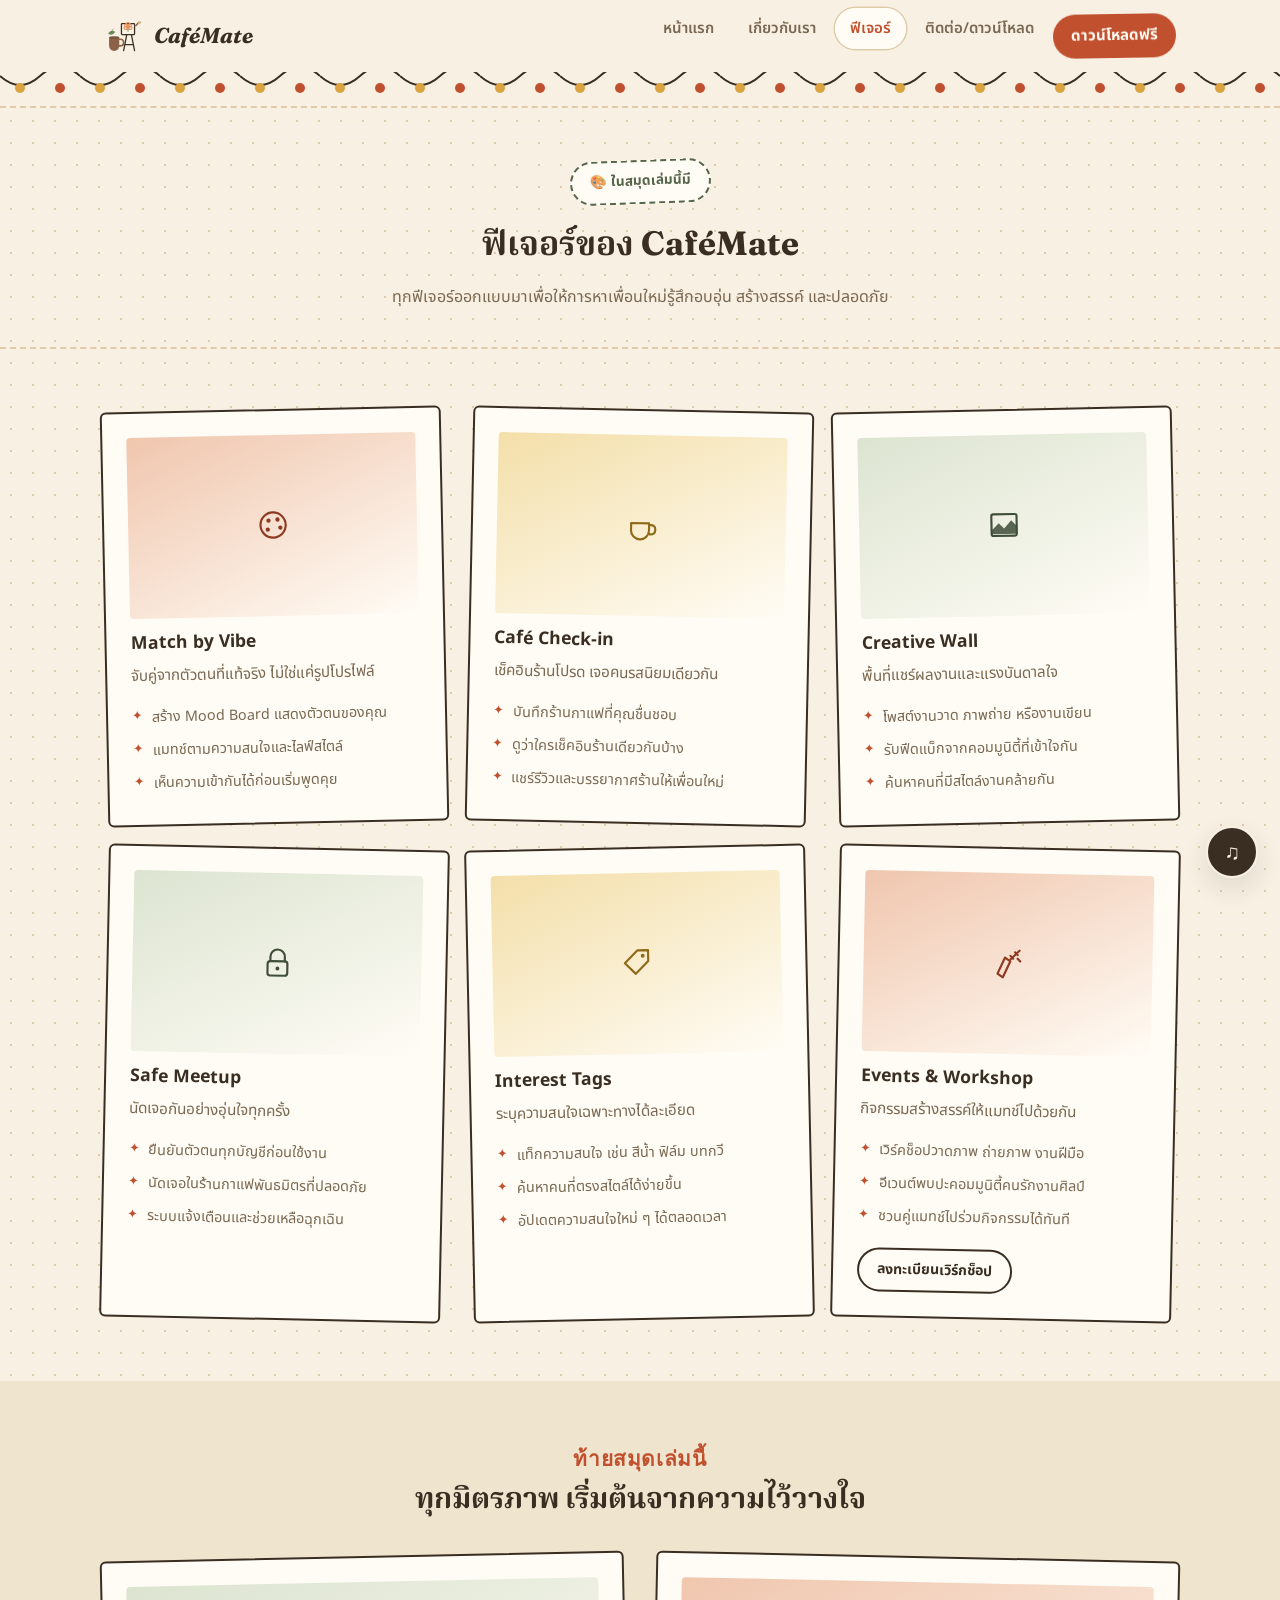
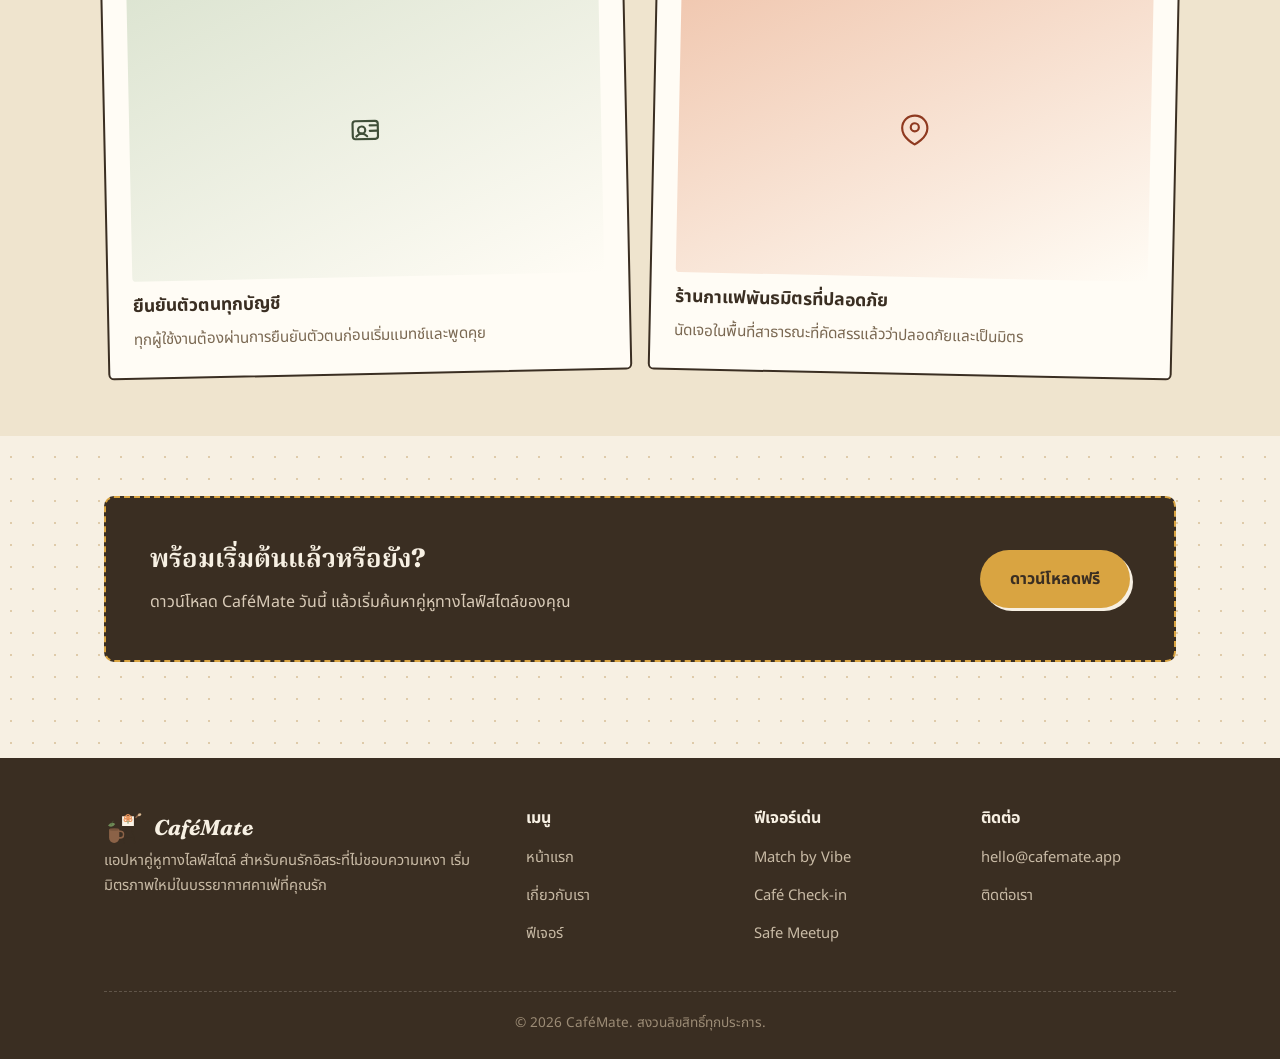
<file: cafemate-features.html>
<!DOCTYPE html>
<html lang="th">
<head>
<meta charset="UTF-8">
<meta name="viewport" content="width=device-width, initial-scale=1.0">
<title>ฟีเจอร์ — CaféMate</title>
<link rel="icon" href="cafemate-favicon.svg">
<link rel="stylesheet" href="cafemate-style.css">
</head>
<body>

<header>
  <div class="navwrap">
    <a href="index.html" class="brand"><svg viewBox="0 0 220 220" xmlns="http://www.w3.org/2000/svg"><path d="M22 96 q18 -26 40 -8 q-18 26 -40 8 Z" fill="#6E8B57"/><path d="M40 92 q4 -14 10 -20" stroke="#4F6B3D" stroke-width="3" fill="none" stroke-linecap="round"/><path d="M28 118 h56 v46 a28 28 0 0 1 -28 28 a28 28 0 0 1 -28 -28 Z" fill="#8B6247"/><ellipse cx="56" cy="118" rx="28" ry="7" fill="#78543C"/><path d="M84 128 q24 -3 24 18 q0 21 -24 18" fill="none" stroke="#8B6247" stroke-width="9" stroke-linecap="round"/><path d="M108 190 L130 78 M168 190 L146 78 M116 158 h44" stroke="#3A2E22" stroke-width="7" fill="none" stroke-linecap="round" stroke-linejoin="round"/><rect x="96" y="42" width="72" height="60" rx="4" fill="#FBF3E7" stroke="#3A2E22" stroke-width="7"/><path d="M132 84 v-14" stroke="#6E8B57" stroke-width="5" stroke-linecap="round"/><path d="M132 76 q-10 4 -14 -2 q10 -4 14 2 Z" fill="#6E8B57"/><path d="M132 76 q10 4 14 -2 q-10 -4 -14 2 Z" fill="#6E8B57"/><circle cx="132" cy="60" r="7" fill="#B8543A"/><circle cx="119" cy="65" r="9" fill="none" stroke="#E8935A" stroke-width="6"/><circle cx="145" cy="65" r="9" fill="none" stroke="#E8935A" stroke-width="6"/><circle cx="122" cy="52" r="9" fill="none" stroke="#E8935A" stroke-width="6"/><circle cx="142" cy="52" r="9" fill="none" stroke="#E8935A" stroke-width="6"/><circle cx="132" cy="45" r="9" fill="none" stroke="#E8935A" stroke-width="6"/><path d="M176 52 L192 34" stroke="#8B6247" stroke-width="8" stroke-linecap="round"/><path d="M190 32 q10 -8 16 2 q-4 12 -18 12 q-4 -6 2 -14 Z" fill="#D8B892"/></svg>CaféMate</a>
    <nav>
      <ul>
        <li><a href="index.html">หน้าแรก</a></li>
        <li><a href="cafemate-about.html">เกี่ยวกับเรา</a></li>
        <li><a href="cafemate-features.html" class="active">ฟีเจอร์</a></li>
        <li><a href="cafemate-contact.html">ติดต่อ/ดาวน์โหลด</a></li>
        <li><a href="cafemate-contact.html" class="nav-cta">ดาวน์โหลดฟรี</a></li>
      </ul>
    </nav>
    <button class="menu-toggle" aria-label="เมนู">☰</button>
  </div>
  <div class="string-lights" aria-hidden="true"></div>
</header>

<section class="page-hero">
  <div class="container">
    <span class="stamp">🎨 ในสมุดเล่มนี้มี</span>
    <h1>ฟีเจอร์ของ CaféMate</h1>
    <p>ทุกฟีเจอร์ออกแบบมาเพื่อให้การหาเพื่อนใหม่รู้สึกอบอุ่น สร้างสรรค์ และปลอดภัย</p>
  </div>
</section>

<section>
  <div class="container">
    <div class="grid grid-3">

      <div class="postcard">
        <div class="photo-block pb-rust" style="color:#8F3A20;"><svg class="icon-line" viewBox="0 0 40 40"><circle cx="20" cy="20" r="14"/><circle cx="15" cy="15" r="2.4" fill="currentColor" stroke="none"/><circle cx="25" cy="14" r="2.4" fill="currentColor" stroke="none"/><circle cx="28" cy="23" r="2.4" fill="currentColor" stroke="none"/><circle cx="14" cy="25" r="2.4" fill="currentColor" stroke="none"/></svg></div>
        <h3>Match by Vibe</h3>
        <p>จับคู่จากตัวตนที่แท้จริง ไม่ใช่แค่รูปโปรไฟล์</p>
        <ul>
          <li>สร้าง Mood Board แสดงตัวตนของคุณ</li>
          <li>แมทช์ตามความสนใจและไลฟ์สไตล์</li>
          <li>เห็นความเข้ากันได้ก่อนเริ่มพูดคุย</li>
        </ul>
      </div>

      <div class="postcard">
        <div class="photo-block pb-mustard" style="color:#8F6A1A;"><svg class="icon-line" viewBox="0 0 40 40"><path d="M8 18 h20 v8 a10 10 0 0 1 -10 10 a10 10 0 0 1 -10 -10 Z"/><path d="M28 20 q7 -1 7 5 q0 6 -7 5"/></svg></div>
        <h3>Café Check-in</h3>
        <p>เช็คอินร้านโปรด เจอคนรสนิยมเดียวกัน</p>
        <ul>
          <li>บันทึกร้านกาแฟที่คุณชื่นชอบ</li>
          <li>ดูว่าใครเช็คอินร้านเดียวกันบ้าง</li>
          <li>แชร์รีวิวและบรรยากาศร้านให้เพื่อนใหม่</li>
        </ul>
      </div>

      <div class="postcard">
        <div class="photo-block pb-forest" style="color:#3F4E38;"><svg class="icon-line" viewBox="0 0 40 40"><rect x="6" y="8" width="28" height="24" rx="2"/><path d="M6 26 l8 -8 6 6 8 -9 6 6 v9 H6 Z" fill="currentColor" stroke="none" opacity=".85"/></svg></div>
        <h3>Creative Wall</h3>
        <p>พื้นที่แชร์ผลงานและแรงบันดาลใจ</p>
        <ul>
          <li>โพสต์งานวาด ภาพถ่าย หรืองานเขียน</li>
          <li>รับฟีดแบ็กจากคอมมูนิตี้ที่เข้าใจกัน</li>
          <li>ค้นหาคนที่มีสไตล์งานคล้ายกัน</li>
        </ul>
      </div>

      <div class="postcard">
        <div class="photo-block pb-forest" style="color:#3F4E38;"><svg class="icon-line" viewBox="0 0 40 40"><path d="M12 18 V13 a8 8 0 0 1 16 0 v5"/><rect x="9" y="18" width="22" height="16" rx="3"/><circle cx="20" cy="26" r="2.2" fill="currentColor" stroke="none"/></svg></div>
        <h3>Safe Meetup</h3>
        <p>นัดเจอกันอย่างอุ่นใจทุกครั้ง</p>
        <ul>
          <li>ยืนยันตัวตนทุกบัญชีก่อนใช้งาน</li>
          <li>นัดเจอในร้านกาแฟพันธมิตรที่ปลอดภัย</li>
          <li>ระบบแจ้งเตือนและช่วยเหลือฉุกเฉิน</li>
        </ul>
      </div>

      <div class="postcard">
        <div class="photo-block pb-mustard" style="color:#8F6A1A;"><svg class="icon-line" viewBox="0 0 40 40"><path d="M6 20 L20 6 h12 v12 L18 32 Z"/><circle cx="26" cy="12" r="2.2" fill="currentColor" stroke="none"/></svg></div>
        <h3>Interest Tags</h3>
        <p>ระบุความสนใจเฉพาะทางได้ละเอียด</p>
        <ul>
          <li>แท็กความสนใจ เช่น สีน้ำ ฟิล์ม บทกวี</li>
          <li>ค้นหาคนที่ตรงสไตล์ได้ง่ายขึ้น</li>
          <li>อัปเดตความสนใจใหม่ ๆ ได้ตลอดเวลา</li>
        </ul>
      </div>

      <div class="postcard">
        <div class="photo-block pb-rust" style="color:#8F3A20;"><svg class="icon-line" viewBox="0 0 40 40"><path d="M8 32 L16 14 l6 4 -8 18 Z"/><path d="M22 16 l10 -10"/><path d="M27 8 l3 3 M22 12 l3 3 M30 15 l3 3"/></svg></div>
        <h3>Events & Workshop</h3>
        <p>กิจกรรมสร้างสรรค์ให้แมทช์ไปด้วยกัน</p>
        <ul>
          <li>เวิร์คช็อปวาดภาพ ถ่ายภาพ งานฝีมือ</li>
          <li>อีเวนต์พบปะคอมมูนิตี้คนรักงานศิลป์</li>
          <li>ชวนคู่แมทช์ไปร่วมกิจกรรมได้ทันที</li>
        </ul>
        <a href="cafemate-about.html#workshop" class="btn btn-outline" style="margin-top:14px;padding:8px 18px;font-size:.88rem;">ลงทะเบียนเวิร์กช็อป</a>
      </div>

    </div>
  </div>
</section>

<!-- SAFETY -->
<section class="bg-tint bg-beans">
  <div class="container">
    <div class="section-head">
      <span class="eyebrow">ท้ายสมุดเล่มนี้</span>
      <h2>ทุกมิตรภาพ เริ่มต้นจากความไว้วางใจ</h2>
    </div>
    <div class="grid grid-2">
      <div class="postcard"><div class="photo-block pb-forest" style="color:#3F4E38;"><svg class="icon-line" viewBox="0 0 40 40"><rect x="6" y="10" width="28" height="20" rx="3"/><circle cx="16" cy="20" r="4"/><path d="M10 27 q6 -6 12 0"/><path d="M25 15 h8 M25 21 h8"/></svg></div><h3>ยืนยันตัวตนทุกบัญชี</h3><p>ทุกผู้ใช้งานต้องผ่านการยืนยันตัวตนก่อนเริ่มแมทช์และพูดคุย</p></div>
      <div class="postcard"><div class="photo-block pb-rust" style="color:#8F3A20;"><svg class="icon-line" viewBox="0 0 40 40"><path d="M20 4 C 12 4 6 10 6 18 c0 11 14 18 14 18 s14 -7 14 -18 c0 -8 -6 -14 -14 -14 Z"/><circle cx="20" cy="17" r="4.5"/></svg></div><h3>ร้านกาแฟพันธมิตรที่ปลอดภัย</h3><p>นัดเจอในพื้นที่สาธารณะที่คัดสรรแล้วว่าปลอดภัยและเป็นมิตร</p></div>
    </div>
  </div>
</section>

<!-- PROMO -->
<section>
  <div class="container">
    <div class="promo">
      <div>
        <h2>พร้อมเริ่มต้นแล้วหรือยัง?</h2>
        <p>ดาวน์โหลด CaféMate วันนี้ แล้วเริ่มค้นหาคู่หูทางไลฟ์สไตล์ของคุณ</p>
      </div>
      <a href="cafemate-contact.html" class="btn btn-primary">ดาวน์โหลดฟรี</a>
    </div>
  </div>
</section>

<footer>
  <div class="container">
    <div class="foot-grid">
      <div>
        <a href="index.html" class="brand"><svg viewBox="0 0 220 220" xmlns="http://www.w3.org/2000/svg"><path d="M22 96 q18 -26 40 -8 q-18 26 -40 8 Z" fill="#6E8B57"/><path d="M40 92 q4 -14 10 -20" stroke="#4F6B3D" stroke-width="3" fill="none" stroke-linecap="round"/><path d="M28 118 h56 v46 a28 28 0 0 1 -28 28 a28 28 0 0 1 -28 -28 Z" fill="#8B6247"/><ellipse cx="56" cy="118" rx="28" ry="7" fill="#78543C"/><path d="M84 128 q24 -3 24 18 q0 21 -24 18" fill="none" stroke="#8B6247" stroke-width="9" stroke-linecap="round"/><path d="M108 190 L130 78 M168 190 L146 78 M116 158 h44" stroke="#3A2E22" stroke-width="7" fill="none" stroke-linecap="round" stroke-linejoin="round"/><rect x="96" y="42" width="72" height="60" rx="4" fill="#FBF3E7" stroke="#3A2E22" stroke-width="7"/><path d="M132 84 v-14" stroke="#6E8B57" stroke-width="5" stroke-linecap="round"/><path d="M132 76 q-10 4 -14 -2 q10 -4 14 2 Z" fill="#6E8B57"/><path d="M132 76 q10 4 14 -2 q-10 -4 -14 2 Z" fill="#6E8B57"/><circle cx="132" cy="60" r="7" fill="#B8543A"/><circle cx="119" cy="65" r="9" fill="none" stroke="#E8935A" stroke-width="6"/><circle cx="145" cy="65" r="9" fill="none" stroke="#E8935A" stroke-width="6"/><circle cx="122" cy="52" r="9" fill="none" stroke="#E8935A" stroke-width="6"/><circle cx="142" cy="52" r="9" fill="none" stroke="#E8935A" stroke-width="6"/><circle cx="132" cy="45" r="9" fill="none" stroke="#E8935A" stroke-width="6"/><path d="M176 52 L192 34" stroke="#8B6247" stroke-width="8" stroke-linecap="round"/><path d="M190 32 q10 -8 16 2 q-4 12 -18 12 q-4 -6 2 -14 Z" fill="#D8B892"/></svg>CaféMate</a>
        <p>แอปหาคู่หูทางไลฟ์สไตล์ สำหรับคนรักอิสระที่ไม่ชอบความเหงา เริ่มมิตรภาพใหม่ในบรรยากาศคาเฟ่ที่คุณรัก</p>
      </div>
      <div>
        <h4>เมนู</h4>
        <ul>
          <li><a href="index.html">หน้าแรก</a></li>
          <li><a href="cafemate-about.html">เกี่ยวกับเรา</a></li>
          <li><a href="cafemate-features.html">ฟีเจอร์</a></li>
        </ul>
      </div>
      <div>
        <h4>ฟีเจอร์เด่น</h4>
        <ul>
          <li><a href="cafemate-features.html">Match by Vibe</a></li>
          <li><a href="cafemate-features.html">Café Check-in</a></li>
          <li><a href="cafemate-features.html">Safe Meetup</a></li>
        </ul>
      </div>
      <div>
        <h4>ติดต่อ</h4>
        <ul>
          <li><a href="mailto:hello@cafemate.app">hello@cafemate.app</a></li>
          <li><a href="cafemate-contact.html">ติดต่อเรา</a></li>
        </ul>
      </div>
    </div>
    <div class="bottom">© 2026 CaféMate. สงวนลิขสิทธิ์ทุกประการ.</div>
  </div>
</footer>

<button class="music-toggle" aria-label="เปิดเสียงเพลง">♫</button>
<script src="cafemate-script.js"></script>
</body>
</html>
</file>
<file: cafemate-style.css>
/* ===== CaféMate — journal/scrapbook stylesheet v2 ===== */
@import url('https://fonts.googleapis.com/css2?family=Fraunces:ital,wght@0,600;0,700;1,600&family=Caveat:wght@600;700&family=Noto+Serif+Thai:wght@600;700&family=Noto+Sans+Thai:wght@400;500;600;700&display=swap');

:root{
  --paper:#F7F0E3;
  --paper-deep:#EFE4CE;
  --line:#DFCBAA;
  --ink:#3A2E22;
  --ink-soft:#7A6852;
  --rust:#C1502E;
  --rust-dark:#8F3A20;
  --rust-light:#F0C6AE;
  --forest:#54654A;
  --forest-light:#DCE4D1;
  --mustard:#D9A441;
  --card:#FFFCF5;
  --shadow:0 10px 26px rgba(58,46,34,.12);
  --maxw:1120px;
}

*{box-sizing:border-box;}
html{scroll-behavior:smooth;}
body{
  margin:0;
  font-family:"Noto Sans Thai","Segoe UI",Tahoma,sans-serif;
  color:var(--ink);
  background:var(--paper);
  background-image:radial-gradient(var(--line) 1px, transparent 1px);
  background-size:22px 22px;
  line-height:1.75;
}
img{max-width:100%;display:block;}
a{color:inherit;text-decoration:none;}
ul{margin:0;padding:0;list-style:none;}
h1,h2,h3,h4{margin:0 0 .5em;line-height:1.3;font-weight:700;font-family:"Fraunces","Noto Serif Thai",serif;}
p{margin:0 0 1em;}
.container{max-width:var(--maxw);margin:0 auto;padding:0 24px;}
.accent-word{color:var(--rust);}
.underline{text-decoration:underline;text-decoration-style:wavy;text-decoration-color:var(--mustard);text-decoration-thickness:2px;text-underline-offset:4px;}

/* ---------- Cafe atmosphere decorations ---------- */
.string-lights{
  height:34px;width:100%;
  background-image:url("data:image/svg+xml,%3Csvg xmlns='http://www.w3.org/2000/svg' width='80' height='34'%3E%3Cpath d='M0 4 Q20 22 40 4 T80 4' fill='none' stroke='%233A2E22' stroke-width='2'/%3E%3Ccircle cx='20' cy='16' r='5' fill='%23D9A441'/%3E%3Ccircle cx='60' cy='16' r='5' fill='%23C1502E'/%3E%3C/svg%3E");
  background-repeat:repeat-x;background-size:80px 34px;
}
.bg-beans{
  background-image:url("data:image/svg+xml,%3Csvg xmlns='http://www.w3.org/2000/svg' width='90' height='90'%3E%3Cg fill='none' stroke='%237A6852' stroke-width='2' opacity='0.18'%3E%3Cellipse cx='20' cy='24' rx='9' ry='14' transform='rotate(25 20 24)'/%3E%3Cpath d='M20 12 Q20 24 20 36' transform='rotate(25 20 24)'/%3E%3Cellipse cx='65' cy='66' rx='9' ry='14' transform='rotate(-20 65 66)'/%3E%3Cpath d='M65 54 Q65 66 65 78' transform='rotate(-20 65 66)'/%3E%3C/g%3E%3C/svg%3E");
  background-repeat:repeat;background-size:90px 90px;
}
.icon-line{width:30px;height:30px;stroke:currentColor;fill:none;stroke-width:2.4;stroke-linecap:round;stroke-linejoin:round;}
.postcard .icon-line{width:36px;height:36px;}

.plant-deco{position:absolute;bottom:-18px;left:-18px;width:64px;opacity:.9;}
.steam-wisp{animation:steamrise 3.5s ease-in-out infinite;transform-origin:bottom center;}
.steam-wisp.d2{animation-delay:.6s;}
.steam-wisp.d3{animation-delay:1.2s;}
@keyframes steamrise{
  0%{opacity:0;transform:translateY(0) scaleY(.8);}
  35%{opacity:.7;}
  100%{opacity:0;transform:translateY(-14px) scaleY(1.15);}
}

/* ---------- Stickers ---------- */
.sticker{
  position:absolute;width:52px;height:52px;background:var(--card);border-radius:50%;
  border:2px solid var(--ink);display:flex;align-items:center;justify-content:center;
  box-shadow:var(--shadow);z-index:5;
}
.sticker svg{width:28px;height:28px;stroke:var(--ink);fill:none;stroke-width:2.4;stroke-linecap:round;stroke-linejoin:round;}
.sticker.s1{top:-16px;right:-14px;transform:rotate(10deg);background:var(--rust-light);}
.sticker.s2{bottom:20px;left:-18px;transform:rotate(-12deg);background:var(--forest-light);}
.sticker.s3{top:40%;right:-20px;transform:rotate(6deg);background:#F3DFA9;}

/* ---------- Music toggle ---------- */
.music-toggle{
  position:fixed;bottom:22px;right:22px;z-index:200;
  width:52px;height:52px;border-radius:50%;background:var(--ink);color:var(--paper);
  border:2px solid var(--paper);box-shadow:var(--shadow);cursor:pointer;
  display:flex;align-items:center;justify-content:center;font-size:1.3rem;
  transition:.2s;
}
.music-toggle:hover{background:var(--rust-dark);}
.music-toggle.playing{animation:pulse 1.4s ease-in-out infinite;}
@keyframes pulse{
  0%,100%{transform:scale(1);}
  50%{transform:scale(1.12);}
}

/* ---------- Header ---------- */
header{
  position:sticky;top:0;z-index:100;
  background:rgba(247,240,227,.92);
  backdrop-filter:blur(8px);
  border-bottom:2px dashed var(--line);
}
.navwrap{
  display:flex;align-items:center;justify-content:space-between;
  padding:14px 24px;max-width:var(--maxw);margin:0 auto;
}
.brand{display:flex;align-items:center;gap:10px;font-weight:700;font-size:1.35rem;color:var(--ink);font-family:"Fraunces",serif;font-style:italic;}
.brand img,.brand svg{width:40px;height:40px;flex-shrink:0;}
nav ul{display:flex;gap:4px;}
nav a{
  padding:9px 15px;border-radius:999px;font-weight:600;font-size:.94rem;color:var(--ink-soft);
  transition:.2s;
}
nav a:hover, nav a.active{background:var(--card);color:var(--rust);box-shadow:0 0 0 1.5px var(--line);}
.nav-cta{
  background:var(--rust);color:var(--card)!important;padding:9px 18px;border-radius:999px;font-weight:700;
  transform:rotate(-1deg);display:inline-block;
}
.nav-cta:hover{background:var(--rust-dark)!important;color:var(--card)!important;}
.menu-toggle{display:none;background:none;border:none;font-size:1.6rem;color:var(--ink);cursor:pointer;}

/* ---------- Buttons ---------- */
.btn{
  display:inline-block;padding:13px 28px;border-radius:999px;font-weight:700;
  border:2px solid transparent;transition:.2s;cursor:pointer;font-size:1rem;
}
.btn-primary{background:var(--rust);color:var(--card);box-shadow:3px 3px 0 var(--ink);}
.btn-primary:hover{transform:translate(-2px,-2px);box-shadow:5px 5px 0 var(--ink);}
.btn-outline{border-color:var(--ink);color:var(--ink);background:var(--card);}
.btn-outline:hover{background:var(--paper-deep);}

/* ---------- Stamp badge ---------- */
.stamp{
  display:inline-flex;align-items:center;gap:8px;background:var(--card);color:var(--forest);
  padding:8px 18px;border-radius:999px;font-weight:700;font-size:.85rem;margin-bottom:18px;
  border:2px dashed var(--forest);transform:rotate(-2deg);
}

/* ---------- Hero ---------- */
.hero{padding:64px 0 40px;}
.hero .container{display:grid;grid-template-columns:1.05fr .95fr;gap:52px;align-items:center;}
.hero h1{font-size:2.5rem;color:var(--ink);}
.hero p.lead{font-size:1.1rem;color:var(--ink-soft);max-width:500px;}
.hero-actions{display:flex;gap:14px;margin-top:26px;flex-wrap:wrap;align-items:center;}
.hero-note{font-family:"Caveat",cursive;font-size:1.4rem;color:var(--forest);transform:rotate(-2deg);display:inline-block;}

.polaroid{
  background:var(--card);padding:16px 16px 46px;border-radius:4px;box-shadow:var(--shadow);
  transform:rotate(3deg);position:relative;
}
.polaroid .frame{
  background:linear-gradient(155deg,var(--rust-light) 0%, var(--forest-light) 100%);
  aspect-ratio:1/1;border-radius:2px;display:flex;align-items:center;justify-content:center;
}
.polaroid .frame img,.polaroid .frame svg.logo-inline{width:38%;}
.polaroid .cap{position:absolute;bottom:12px;left:16px;right:16px;text-align:center;font-family:"Caveat",cursive;font-size:1.3rem;color:var(--ink-soft);}
.tape{
  position:absolute;top:-14px;left:50%;transform:translateX(-50%) rotate(-3deg);
  width:90px;height:26px;background:rgba(217,164,65,.55);border:1px solid rgba(217,164,65,.7);
}

/* ---------- Page hero (inner pages) ---------- */
.page-hero{padding:52px 0 36px;text-align:center;border-bottom:2px dashed var(--line);}
.page-hero h1{font-size:2.1rem;color:var(--ink);}
.page-hero p{color:var(--ink-soft);max-width:620px;margin:0 auto;}

/* ---------- Sections ---------- */
section{padding:60px 0;}
.section-head{text-align:center;max-width:640px;margin:0 auto 40px;}
.section-head .eyebrow{color:var(--rust);font-weight:700;letter-spacing:.03em;font-size:.85rem;font-family:"Caveat",cursive;font-size:1.3rem;}
.section-head h2{font-size:1.8rem;color:var(--ink);margin-top:2px;}
.section-head p{color:var(--ink-soft);}
.bg-tint{background:var(--paper-deep);}

/* ---------- Divider ---------- */
.divider{display:flex;align-items:center;gap:12px;margin:0 auto 40px;max-width:200px;}
.divider span{height:2px;flex:1;background:repeating-linear-gradient(90deg,var(--line) 0 6px,transparent 6px 12px);}
.divider i{color:var(--rust);font-style:normal;}

/* ---------- Pull quote ---------- */
.pull-quote{max-width:680px;margin:0 auto;text-align:center;}
.pull-quote p{font-family:"Fraunces","Noto Serif Thai",serif;font-style:italic;font-size:1.5rem;color:var(--ink);line-height:1.6;}
.pull-quote .by{font-family:"Noto Sans Thai",sans-serif;font-style:normal;font-size:.9rem;color:var(--ink-soft);}

/* ---------- Grid ---------- */
.grid{display:grid;gap:24px;}
.grid-3{grid-template-columns:repeat(3,1fr);}
.grid-2{grid-template-columns:repeat(2,1fr);}

/* ---------- Postcard ---------- */
.postcard{
  background:var(--card);border:2px solid var(--ink);border-radius:6px;
  padding:24px;position:relative;transition:.2s;
}
.postcard:nth-child(odd){transform:rotate(-1.2deg);}
.postcard:nth-child(even){transform:rotate(1.2deg);}
.postcard:hover{transform:rotate(0deg) translateY(-4px);box-shadow:var(--shadow);}
.postcard .photo-block{
  aspect-ratio:16/10;border-radius:4px;margin-bottom:14px;display:flex;align-items:center;justify-content:center;font-size:1.8rem;
}
.postcard h3{font-size:1.1rem;color:var(--ink);font-family:"Noto Sans Thai",sans-serif;font-weight:700;}
.postcard p{color:var(--ink-soft);margin-bottom:0;font-size:.95rem;}
.postcard ul{margin-top:10px;}
.postcard ul li{color:var(--ink-soft);font-size:.9rem;padding:4px 0 4px 20px;position:relative;}
.postcard ul li::before{content:"✦";position:absolute;left:0;color:var(--rust);font-size:.8rem;}
.pb-rust{background:linear-gradient(155deg,var(--rust-light),var(--card));}
.pb-forest{background:linear-gradient(155deg,var(--forest-light),var(--card));}
.pb-mustard{background:linear-gradient(155deg,#F3DFA9,var(--card));}

/* ---------- Timeline (journal steps) ---------- */
.journal-steps{max-width:640px;margin:0 auto;border-left:3px dashed var(--line);padding-left:28px;}
.journal-step{position:relative;padding-bottom:36px;}
.journal-step:last-child{padding-bottom:0;}
.journal-step::before{
  content:"";position:absolute;left:-35px;top:2px;width:16px;height:16px;border-radius:50%;
  background:var(--rust);border:3px solid var(--paper);
}
.journal-step h4{color:var(--ink);margin-bottom:4px;font-family:"Noto Sans Thai",sans-serif;font-size:1.02rem;}
.journal-step p{color:var(--ink-soft);font-size:.93rem;margin:0;}

/* ---------- Tag cloud ---------- */
.tag-cloud{display:flex;flex-wrap:wrap;gap:12px;justify-content:center;}
.tag-cloud span{
  background:var(--card);border:1.5px solid var(--ink);padding:8px 16px;border-radius:999px;
  font-size:.9rem;font-weight:600;color:var(--ink);
}
.tag-cloud span:nth-child(3n){transform:rotate(-2deg);border-color:var(--rust);color:var(--rust-dark);}
.tag-cloud span:nth-child(3n+1){transform:rotate(2deg);border-color:var(--forest);color:var(--forest);}

/* ---------- Promo banner ---------- */
.promo{
  background:var(--ink);border-radius:10px;padding:44px;color:var(--paper);
  display:flex;align-items:center;justify-content:space-between;gap:24px;flex-wrap:wrap;
  border:2px dashed var(--mustard);
}
.promo h2{color:var(--paper);font-size:1.6rem;}
.promo p{color:#D9CBB8;margin-bottom:0;}
.promo .btn-primary{background:var(--mustard);color:var(--ink);box-shadow:3px 3px 0 var(--paper);}
.promo .btn-primary:hover{box-shadow:5px 5px 0 var(--paper);}

/* ---------- Download buttons ---------- */
.store-row{display:flex;gap:14px;flex-wrap:wrap;margin-top:24px;}
.store-btn{
  display:flex;align-items:center;gap:10px;background:var(--ink);color:var(--paper);
  padding:12px 22px;border-radius:10px;font-weight:600;font-size:.92rem;border:2px solid var(--ink);
}
.store-btn:hover{background:var(--rust-dark);border-color:var(--rust-dark);}

/* ---------- Contact ---------- */
.contact-grid{display:grid;grid-template-columns:1fr 1fr;gap:40px;align-items:start;}
.contact-info .item{display:flex;gap:14px;margin-bottom:22px;}
.contact-info .item .icon{
  width:44px;height:44px;border-radius:10px;background:var(--card);color:var(--rust);border:1.5px solid var(--ink);
  display:flex;align-items:center;justify-content:center;font-size:1.2rem;flex-shrink:0;
}
.contact-info .item h4{margin:0 0 3px;color:var(--ink);font-family:"Noto Sans Thai",sans-serif;}
.contact-info .item p{margin:0;color:var(--ink-soft);font-size:.95rem;}

form.contact-form{background:var(--card);border-radius:8px;padding:30px;border:2px solid var(--ink);transform:rotate(-0.6deg);}
form.contact-form label{display:block;font-weight:700;font-size:.9rem;margin-bottom:6px;color:var(--ink);}
form.contact-form input, form.contact-form select, form.contact-form textarea{
  width:100%;padding:11px 14px;border-radius:6px;border:1.5px solid var(--line);
  margin-bottom:18px;font-family:inherit;font-size:.96rem;background:var(--paper);
}
form.contact-form input:focus, form.contact-form select:focus, form.contact-form textarea:focus{
  outline:none;border-color:var(--rust);
}
form.contact-form textarea{resize:vertical;min-height:110px;}

/* ---------- Testimonial (pinned note) ---------- */
.testimonial{background:var(--card);border-radius:4px;padding:24px;border:1.5px solid var(--line);box-shadow:var(--shadow);position:relative;}
.testimonial:nth-child(odd){transform:rotate(-1.5deg);}
.testimonial:nth-child(even){transform:rotate(1.5deg);}
.testimonial p{font-style:italic;color:var(--ink);font-family:"Fraunces","Noto Serif Thai",serif;}
.testimonial .who{display:flex;align-items:center;gap:12px;margin-top:14px;}
.testimonial .avatar{width:42px;height:42px;border-radius:50%;background:var(--rust);color:var(--card);display:flex;align-items:center;justify-content:center;font-weight:800;font-family:"Fraunces",serif;}
.testimonial .who b{display:block;font-size:.95rem;font-family:"Noto Sans Thai",sans-serif;}
.testimonial .who span{color:var(--ink-soft);font-size:.85rem;}

/* ---------- FAQ ---------- */
.faq-item{border-bottom:1.5px dashed var(--line);padding:14px 0;}
.faq-item b{display:block;color:var(--ink);margin-bottom:4px;}
.faq-item p{color:var(--ink-soft);margin:0;font-size:.93rem;}

/* ---------- Footer ---------- */
footer{background:var(--ink);color:var(--paper);padding:50px 0 24px;margin-top:36px;}
footer .foot-grid{display:grid;grid-template-columns:2fr 1fr 1fr 1fr;gap:32px;margin-bottom:34px;}
footer .brand{color:var(--paper);}
footer p{color:#C9BBA6;font-size:.92rem;}
footer h4{color:var(--paper);font-size:1rem;margin-bottom:14px;font-family:"Noto Sans Thai",sans-serif;}
footer ul li{margin-bottom:10px;}
footer ul li a{color:#C9BBA6;font-size:.92rem;}
footer ul li a:hover{color:var(--mustard);}
footer .bottom{border-top:1.5px dashed rgba(247,240,227,.2);padding-top:20px;text-align:center;color:#9C8C76;font-size:.85rem;}

/* ---------- Responsive ---------- */
@media (max-width:900px){
  .hero .container{grid-template-columns:1fr;}
  .polaroid{max-width:340px;margin:0 auto;}
  .grid-3{grid-template-columns:repeat(2,1fr);}
  .contact-grid{grid-template-columns:1fr;}
  footer .foot-grid{grid-template-columns:1fr 1fr;}
}
@media (max-width:640px){
  .menu-toggle{display:block;}
  nav{
    position:absolute;top:100%;left:0;right:0;background:var(--paper);
    border-bottom:2px dashed var(--line);display:none;box-shadow:var(--shadow);
  }
  nav.open{display:block;}
  nav ul{flex-direction:column;padding:12px;gap:2px;}
  .grid-3, .grid-2{grid-template-columns:1fr;}
  .hero h1{font-size:1.9rem;}
  .promo{flex-direction:column;text-align:center;}
  footer .foot-grid{grid-template-columns:1fr;}
  .postcard{transform:none!important;}
  .testimonial{transform:none!important;}
}
</file>
